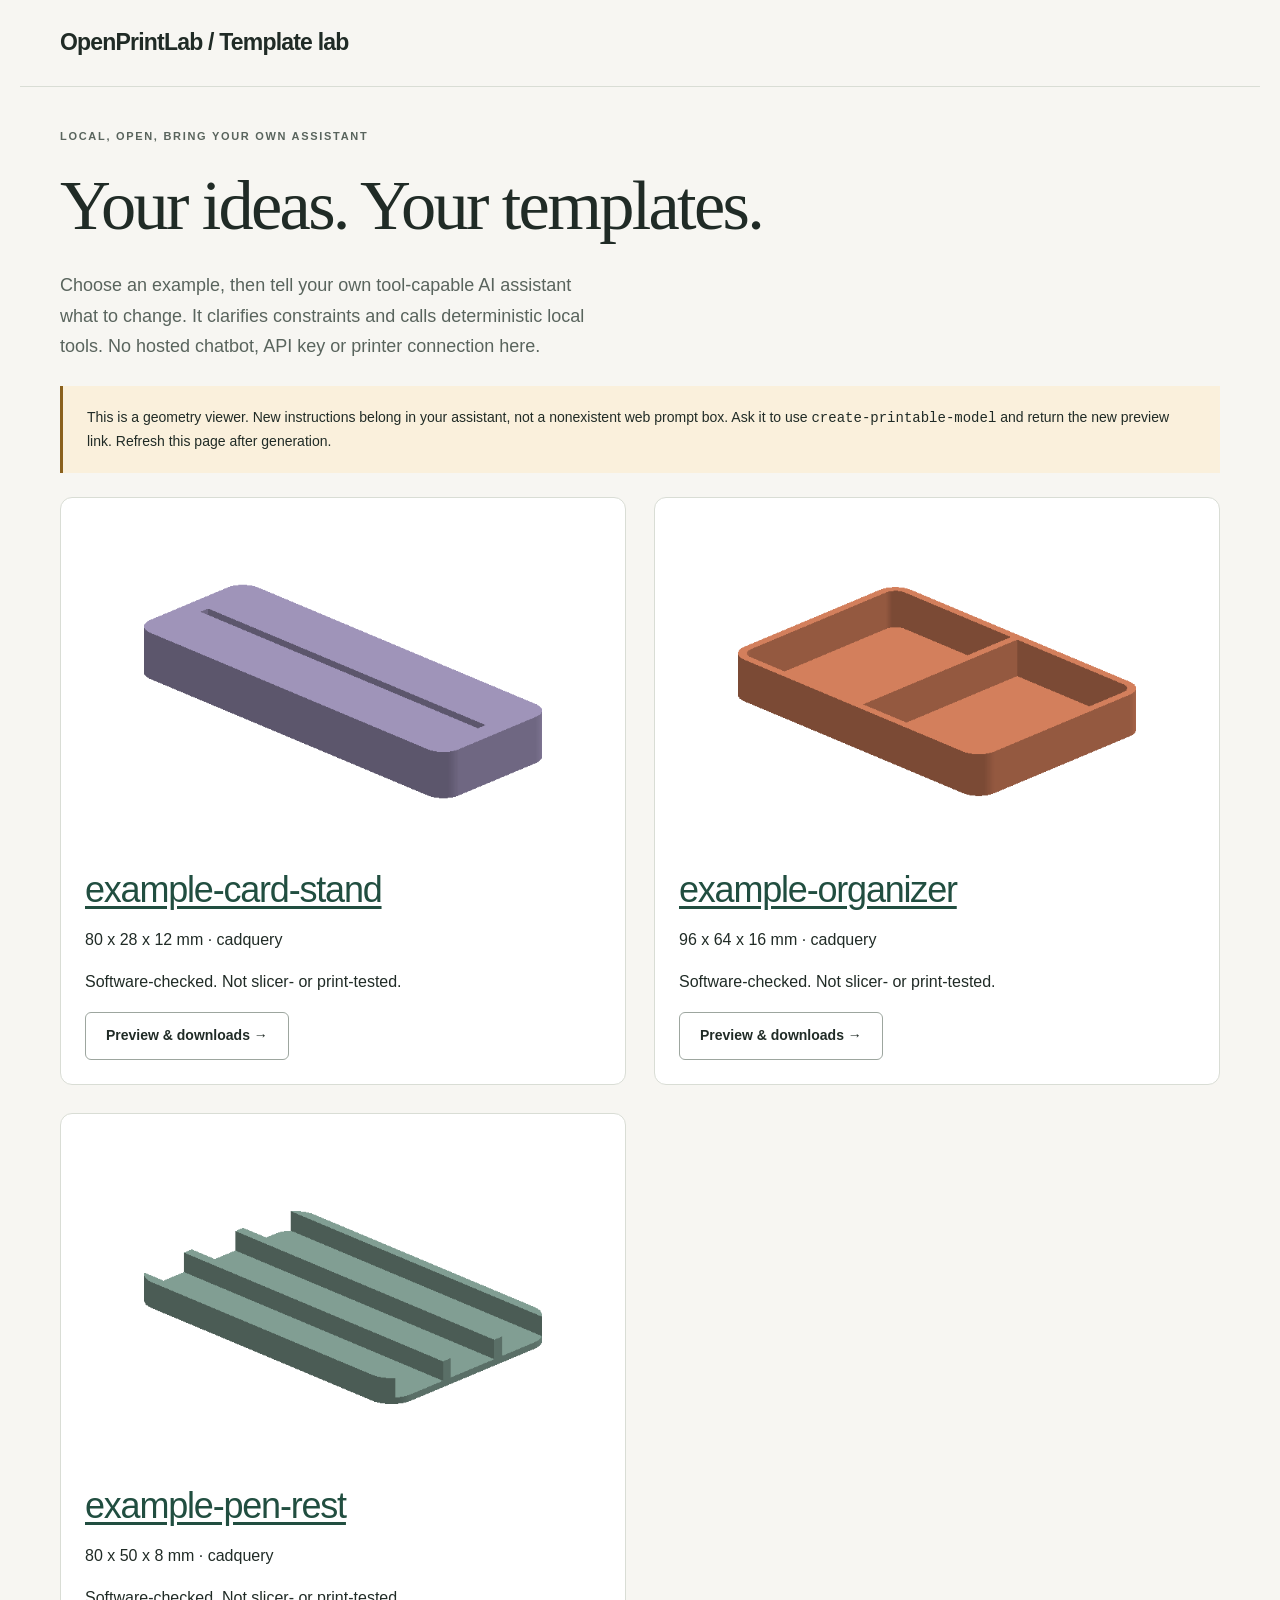
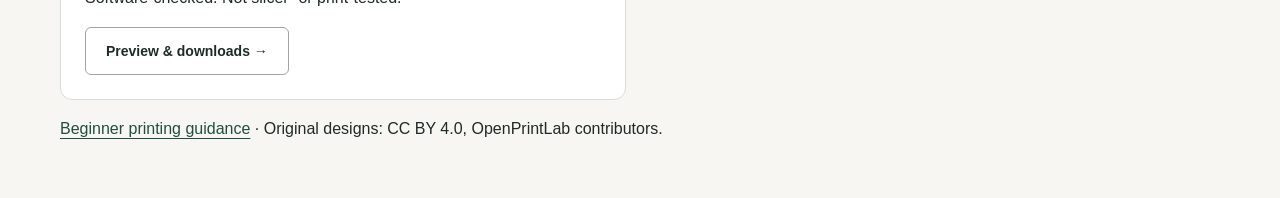
<file: examples/template-lab/index.html>
<!doctype html><html lang="en"><head><meta charset="utf-8">
    <meta name="viewport" content="width=device-width, initial-scale=1">
    <title>Template lab | OpenPrintLab local lab</title><style>:root {
  --paper: #f7f6f2;
  --surface: #ffffff;
  --ink: #202b26;
  --muted: #59645d;
  --accent: #214e40;
  --accent-hover: #15372c;
  --line: #d9ddd5;
  --soft: #eceee7;
  --warm: #eee8dd;
  --notice: #faf0dc;
  --radius: 12px;
}
* { box-sizing: border-box; }
[hidden] { display: none !important; }
html { scroll-behavior: smooth; scroll-padding-top: 24px; }
body { margin: 0; color: var(--ink); background: var(--paper); font: 16px/1.65 -apple-system, BlinkMacSystemFont, "Segoe UI", sans-serif; }
a { color: var(--accent); text-underline-offset: 4px; }
a:hover { text-decoration-thickness: 2px; }
button, input, select { font: inherit; }
button, select { cursor: pointer; }
:focus-visible { outline: 3px solid #a34a24; outline-offset: 4px; }
.wrap { max-width: 1240px; margin-inline: auto; padding-inline: 40px; }
.skip { position: absolute; top: -100px; left: 16px; padding: 12px 20px; background: var(--surface); z-index: 5; }
.skip:focus { top: 8px; }
.site-header { display: flex; align-items: center; justify-content: space-between; gap: 24px; min-height: 100px; border-bottom: 1px solid var(--line); }
.brand { display: inline-flex; gap: 10px; align-items: center; font-size: 23px; letter-spacing: -0.8px; font-weight: 750; color: var(--ink); text-decoration: none; white-space: nowrap; }
.brand span { color: var(--accent); margin-left: -10px; font-weight: 450; }
nav { display: flex; gap: 22px; align-items: center; }
nav a { display: inline-flex; align-items: center; min-height: 44px; text-decoration: none; color: var(--ink); font-size: 14px; font-weight: 600; }
nav a:hover { color: var(--accent); text-decoration: underline; }
nav .repo-link { border-left: 1px solid var(--line); padding-left: 24px; gap: 10px; }
.hero { display: grid; grid-template-columns: 1.05fr 1fr; gap: 56px; padding-top: 76px; padding-bottom: 76px; align-items: center; }
.eyebrow { font-size: 11px; font-weight: 750; letter-spacing: 1.7px; color: var(--muted); margin: 0 0 20px; }
.dot { display: inline-block; height: 7px; width: 7px; background: var(--accent); border-radius: 50%; margin-right: 7px; }
h1, h2, h3 { line-height: 1.15; font-weight: 500; margin: 0; letter-spacing: -0.8px; }
h1 { font-family: Georgia, "Times New Roman", serif; font-size: clamp(44px, 5.5vw, 76px); letter-spacing: -2.7px; }
h2 { font-size: clamp(28px, 3vw, 36px); letter-spacing: -1.2px; }
h3 { font-size: 24px; }
p { margin: 16px 0; }
.lede { color: var(--muted); font-size: 18px; line-height: 1.7; max-width: 55ch; margin-top: 24px; }
.actions { display: flex; gap: 20px; flex-wrap: wrap; align-items: center; margin-top: 30px; }
.button { display: inline-flex; align-items: center; justify-content: center; gap: 18px; min-height: 48px; padding: 11px 20px; border: 1px solid transparent; border-radius: 6px; font-size: 14px; font-weight: 650; text-decoration: none; transition: background 180ms; }
.button:hover { text-decoration: none; }
.primary { background: var(--accent); color: white; }
.primary:hover { background: var(--accent-hover); }
.secondary { background: transparent; color: var(--ink); border-color: #9da69f; }
.secondary:hover { background: var(--soft); }
.light { background: var(--paper); color: var(--accent); }
.light:hover { background: #e3e7dd; }
.text-link { font-size: 14px; font-weight: 600; display: inline-flex; align-items: center; min-height: 44px; }
.hero-footnote { font-size: 12px; color: var(--muted); margin-top: 24px; }
.hero-object { background-color: var(--warm); background-image: linear-gradient(#d8d1c250 1px, transparent 1px), linear-gradient(90deg, #d8d1c250 1px, transparent 1px); background-size: 28px 28px; border: 1px solid #dfdacd; border-radius: var(--radius); overflow: hidden; }
.object-topline { display: flex; justify-content: space-between; padding: 22px 24px 0; font: 10px/1.5 ui-monospace, monospace; letter-spacing: 1px; color: var(--muted); }
.hero-object img { width: 100%; height: auto; display: block; }
.object-caption { display: flex; justify-content: space-between; align-items: center; padding: 0 24px 24px; gap: 16px; }
.object-caption strong { font-weight: 600; }
.object-caption span { display: block; font-size: 12px; color: var(--muted); }
.object-caption .render-label { font: 9px/1.6 ui-monospace, monospace; text-align: right; letter-spacing: .6px; }
.status-band { border-block: 1px solid var(--line); background: var(--soft); }
.status-band .wrap { display: flex; align-items: center; gap: 28px; padding-block: 18px; }
.status-band strong { font-size: 13px; white-space: nowrap; }
.status-band p { margin: 0; color: #435248; font-size: 12px; }
.status-band a { white-space: nowrap; }
.catalog-section { padding-top: 68px; padding-bottom: 64px; }
.section-heading { display: flex; align-items: end; justify-content: space-between; gap: 24px; }
.section-heading p:last-child { color: var(--muted); font-size: 13px; }
.filters { display: flex; gap: 16px; align-items: end; margin-top: 32px; }
.search-field { flex: 1; }
label { display: block; font-size: 12px; font-weight: 600; margin-bottom: 6px; }
input, select { width: 100%; min-height: 48px; color: var(--ink); background: var(--surface); border: 1px solid #aab3ab; border-radius: 6px; padding: 10px 14px; }
select { min-width: 185px; }
.result-count { font-size: 12px; color: var(--muted); margin-block: 18px; }
.model-grid { display: grid; grid-template-columns: repeat(2, minmax(0, 1fr)); gap: 28px; }
.model-card { border: 1px solid var(--line); border-radius: var(--radius); overflow: hidden; background: var(--surface); }
.model-image { display: block; position: relative; background: var(--soft); color: var(--ink); text-decoration: none; }
.model-image img { display: block; width: 100%; height: auto; aspect-ratio: 700/400; object-fit: contain; }
.model-image .image-label { position: absolute; left: 20px; top: 18px; font: 10px/1.5 ui-monospace, monospace; letter-spacing: 1px; }
.model-body { padding: 24px; }
.model-heading { display: flex; justify-content: space-between; align-items: center; gap: 8px; }
.model-heading h3 a { color: var(--ink); text-decoration: none; display: inline-flex; align-items: center; min-height: 44px; }
.model-heading h3 a:hover { text-decoration: underline; }
.category-tag { font-size: 10px; text-transform: uppercase; letter-spacing: 1px; background: var(--paper); border: 1px solid var(--line); border-radius: 4px; padding: 4px 8px; }
.model-body p { color: var(--muted); font-size: 14px; margin-top: 8px; }
.model-meta { display: flex; gap: 12px; flex-wrap: wrap; color: var(--muted); font: 12px/1.5 ui-monospace, monospace; margin-block: 20px; }
.model-actions { display: flex; align-items: center; justify-content: space-between; gap: 12px; padding-top: 18px; border-top: 1px solid var(--line); }
.model-actions a { min-height: 44px; display: inline-flex; align-items: center; font-size: 13px; font-weight: 600; }
.model-actions .download { text-decoration: none; gap: 10px; }
.state { display: inline-block; font-size: 11px; color: var(--muted); border: 1px solid #adb4ab; padding: 5px 10px; border-radius: 4px; }
.state.yes { color: var(--accent); background: #e9f0e7; border-color: #b6c8b3; }
.paths { display: grid; grid-template-columns: 1fr 1fr; gap: 28px; padding-bottom: 72px; }
.path-card { background: #eeeae0; padding: 38px; border-radius: var(--radius); }
.path-card h2 { font-size: 30px; line-height: 1.25; }
.path-card p:not(.eyebrow) { font-size: 15px; color: var(--muted); margin-block: 20px 24px; }
.path-card.dark { background: var(--accent); color: var(--paper); }
.dark .eyebrow, .dark p:not(.eyebrow), .dark .small { color: #d8e4d9; }
.small { display: block; font-size: 11px; margin-top: 12px; }
.readiness { padding-bottom: 80px; }
.readiness-grid { display: grid; grid-template-columns: repeat(4, 1fr); gap: 28px; margin-top: 32px; }
.readiness-grid h3 { font-size: 18px; margin-top: 18px; letter-spacing: -.3px; }
.readiness-grid p { font-size: 13px; color: var(--muted); }
.site-footer { display: flex; justify-content: space-between; gap: 32px; border-top: 1px solid var(--line); padding-block: 36px 48px; }
.site-footer p { color: var(--muted); font-size: 12px; }
.site-footer > div:last-child > a { display: inline-flex; align-items: center; min-height: 44px; margin-right: 16px; font-size: 12px; }
.article { max-width: 860px; padding-block: 60px 80px; }
.article h1 { font-size: clamp(38px, 4.5vw, 60px); }
.article h2 { font-size: 27px; margin: 42px 0 16px; }
.article h3 { font-size: 20px; margin-top: 28px; }
.article p, .article li { max-width: 75ch; }
.notice { padding: 20px 24px; background: var(--notice); border-left: 3px solid #8a601c; font-size: 14px; margin-block: 24px; }
pre { background: #e9ede6; padding: 20px; border: 1px solid var(--line); border-radius: 6px; overflow-x: auto; white-space: pre-wrap; overflow-wrap: anywhere; font-size: 13px; }
code { font-family: ui-monospace, "Cascadia Code", monospace; overflow-wrap: anywhere; }
table { width: 100%; border-collapse: collapse; font-size: 14px; margin-block: 20px; }
th, td { padding: 12px 10px; text-align: left; vertical-align: top; border-bottom: 1px solid var(--line); overflow-wrap: anywhere; }
th { font-weight: 650; }
.breadcrumb { display: inline-flex; min-height: 44px; align-items: center; font-size: 13px; margin-bottom: 24px; }
.detail { padding-block: 40px 72px; }
.detail-hero { display: grid; grid-template-columns: 1.1fr 1fr; gap: 48px; align-items: start; }
.detail-image { background: var(--soft); border-radius: var(--radius); margin: 0; }
.detail-image img { width: 100%; height: auto; display: block; }
figcaption { font-size: 11px; color: var(--muted); padding: 0 24px 20px; }
.detail h1 { font-size: 48px; }
.detail .lede { font-size: 17px; }
.detail-links { display: flex; gap: 16px; flex-wrap: wrap; margin-top: 16px; }
.detail-links a { min-height: 44px; display: inline-flex; align-items: center; font-size: 13px; }
.detail-columns { display: grid; grid-template-columns: 1.1fr 1fr; gap: 48px; margin-top: 36px; }
.detail-columns h2 { font-size: 26px; margin-top: 32px; }
.detail-columns p { font-size: 15px; }
.checks-list { padding-left: 20px; font-size: 14px; line-height: 2; }
@media (max-width: 1000px) {
  .wrap { padding-inline: 28px; }
  .hero { gap: 32px; padding-block: 56px; }
  .hero h1 { font-size: 60px; }
  .status-band .wrap { align-items: start; gap: 14px; flex-direction: column; }
  .readiness-grid { grid-template-columns: 1fr 1fr; }
  .path-card { padding: 28px; }
}
@media (max-width: 760px) {
  .wrap { padding-inline: 20px; }
  .site-header { flex-direction: column; align-items: start; padding-top: 22px; padding-bottom: 12px; gap: 12px; }
  nav { width: 100%; gap: 20px; flex-wrap: wrap; }
  nav a { font-size: 12px; }
  nav .repo-link { padding-left: 0; border: 0; margin-left: auto; }
  .hero { grid-template-columns: 1fr; gap: 36px; padding-block: 44px; }
  .hero h1 { font-size: 60px; }
  .hero-object { max-width: 560px; width: 100%; }
  .hero-footnote { font-size: 11px; }
  .section-heading { display: block; }
  .section-heading > p { display: none; }
  .filters { flex-wrap: wrap; gap: 12px; }
  .search-field { flex-basis: 100%; }
  .filters > div:nth-child(2) { flex: 1; }
  select { min-width: 0; }
  .filters .button { padding-inline: 14px; }
  .model-grid, .paths, .detail-hero, .detail-columns { grid-template-columns: 1fr; }
  .model-grid { gap: 24px; }
  .model-body { padding: 20px; }
  .paths { gap: 20px; padding-bottom: 56px; }
  .catalog-section { padding-block: 48px; }
  .path-card { padding: 28px; }
  .readiness-grid { gap: 24px; }
  .site-footer { flex-direction: column; gap: 12px; }
  .detail h1 { font-size: 42px; }
  .detail-hero, .detail-columns { gap: 20px; }
  .article { padding-block: 40px; }
  .article h1 { letter-spacing: -1.5px; }
  th, td { padding: 10px 6px; font-size: 12px; }
}
@media (max-width: 400px) {
  .hero h1 { font-size: 54px; }
  .readiness-grid { grid-template-columns: 1fr; }
  nav { gap: 12px; }
}
@media (prefers-reduced-motion: reduce) {
  html { scroll-behavior: auto; }
  * { transition: none !important; }
}

    .lab-header{padding-block:24px;border-bottom:1px solid var(--line)}
    .lab-body{padding-block:40px} .lab-card img{width:100%;height:auto}
    .lab-card{padding:24px;background:var(--surface);border:1px solid var(--line);border-radius:12px}
    .lab-body h1,.lab-card h2{overflow-wrap:anywhere}
    </style></head><body><a class="skip" href="#main">Skip to content</a>
    <header class="wrap lab-header"><a class="brand" href="../">OpenPrintLab / Template lab</a></header>
    <main class="wrap lab-body" id="main"><p class="eyebrow">LOCAL, OPEN, BRING YOUR OWN ASSISTANT</p><h1>Your ideas. Your templates.</h1>
    <p class="lede">Choose an example, then tell your own tool-capable AI assistant what to change.
    It clarifies constraints and calls deterministic local tools. No hosted chatbot, API key or printer connection here.</p>
    <aside class="notice">This is a geometry viewer. New instructions belong in your assistant, not a nonexistent web prompt box.
    Ask it to use <code>create-printable-model</code> and return the new preview link. Refresh this page after generation.</aside>
    <div class="model-grid"><article class="lab-card"><a href="example-card-stand/"><img src="example-card-stand/preview.svg" width="700" height="460"
        alt="Generated geometry: example-card-stand"><h2>example-card-stand</h2></a><p>80 x 28 x 12 mm &middot; cadquery</p>
        <p>Software-checked. Not slicer- or print-tested.</p><a class="button secondary" href="example-card-stand/">Preview &amp; downloads &#8594;</a></article><article class="lab-card"><a href="example-organizer/"><img src="example-organizer/preview.svg" width="700" height="460"
        alt="Generated geometry: example-organizer"><h2>example-organizer</h2></a><p>96 x 64 x 16 mm &middot; cadquery</p>
        <p>Software-checked. Not slicer- or print-tested.</p><a class="button secondary" href="example-organizer/">Preview &amp; downloads &#8594;</a></article><article class="lab-card"><a href="example-pen-rest/"><img src="example-pen-rest/preview.svg" width="700" height="460"
        alt="Generated geometry: example-pen-rest"><h2>example-pen-rest</h2></a><p>80 x 50 x 8 mm &middot; cadquery</p>
        <p>Software-checked. Not slicer- or print-tested.</p><a class="button secondary" href="example-pen-rest/">Preview &amp; downloads &#8594;</a></article></div>
    <p><a href="https://prashanth261993.github.io/OpenPrintLab/beginner.html">Beginner printing guidance</a> &middot; Original designs: CC BY 4.0, OpenPrintLab contributors.</p></main></body></html>
</file>
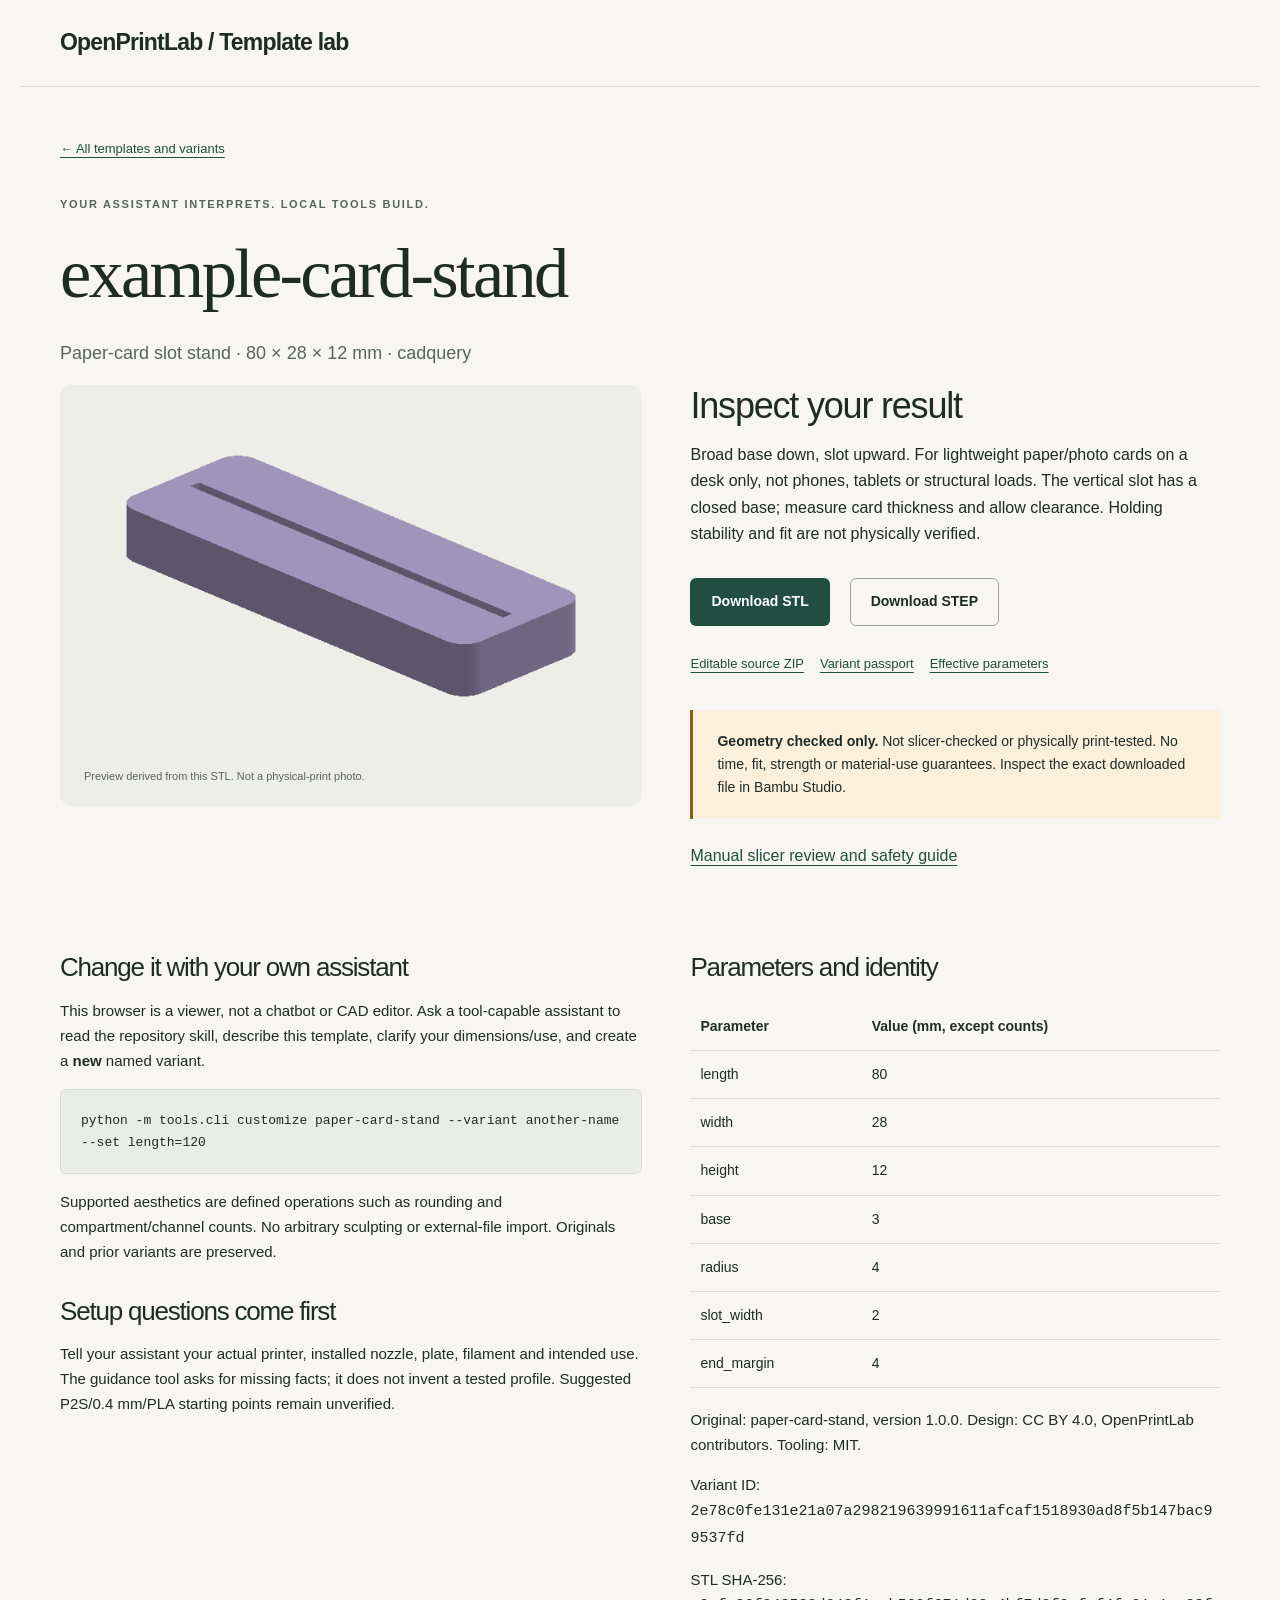
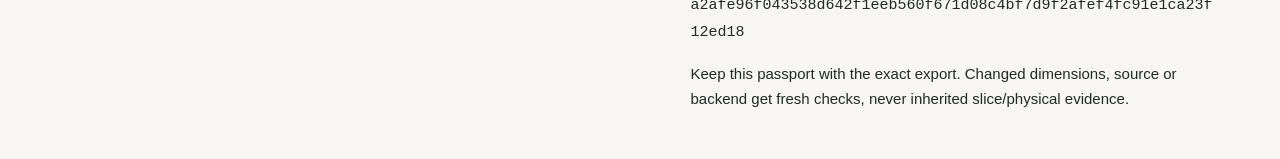
<file: examples/template-lab/example-card-stand/index.html>
<!doctype html><html lang="en"><head><meta charset="utf-8">
    <meta name="viewport" content="width=device-width, initial-scale=1">
    <title>example-card-stand | OpenPrintLab local lab</title><style>:root {
  --paper: #f7f6f2;
  --surface: #ffffff;
  --ink: #202b26;
  --muted: #59645d;
  --accent: #214e40;
  --accent-hover: #15372c;
  --line: #d9ddd5;
  --soft: #eceee7;
  --warm: #eee8dd;
  --notice: #faf0dc;
  --radius: 12px;
}
* { box-sizing: border-box; }
[hidden] { display: none !important; }
html { scroll-behavior: smooth; scroll-padding-top: 24px; }
body { margin: 0; color: var(--ink); background: var(--paper); font: 16px/1.65 -apple-system, BlinkMacSystemFont, "Segoe UI", sans-serif; }
a { color: var(--accent); text-underline-offset: 4px; }
a:hover { text-decoration-thickness: 2px; }
button, input, select { font: inherit; }
button, select { cursor: pointer; }
:focus-visible { outline: 3px solid #a34a24; outline-offset: 4px; }
.wrap { max-width: 1240px; margin-inline: auto; padding-inline: 40px; }
.skip { position: absolute; top: -100px; left: 16px; padding: 12px 20px; background: var(--surface); z-index: 5; }
.skip:focus { top: 8px; }
.site-header { display: flex; align-items: center; justify-content: space-between; gap: 24px; min-height: 100px; border-bottom: 1px solid var(--line); }
.brand { display: inline-flex; gap: 10px; align-items: center; font-size: 23px; letter-spacing: -0.8px; font-weight: 750; color: var(--ink); text-decoration: none; white-space: nowrap; }
.brand span { color: var(--accent); margin-left: -10px; font-weight: 450; }
nav { display: flex; gap: 22px; align-items: center; }
nav a { display: inline-flex; align-items: center; min-height: 44px; text-decoration: none; color: var(--ink); font-size: 14px; font-weight: 600; }
nav a:hover { color: var(--accent); text-decoration: underline; }
nav .repo-link { border-left: 1px solid var(--line); padding-left: 24px; gap: 10px; }
.hero { display: grid; grid-template-columns: 1.05fr 1fr; gap: 56px; padding-top: 76px; padding-bottom: 76px; align-items: center; }
.eyebrow { font-size: 11px; font-weight: 750; letter-spacing: 1.7px; color: var(--muted); margin: 0 0 20px; }
.dot { display: inline-block; height: 7px; width: 7px; background: var(--accent); border-radius: 50%; margin-right: 7px; }
h1, h2, h3 { line-height: 1.15; font-weight: 500; margin: 0; letter-spacing: -0.8px; }
h1 { font-family: Georgia, "Times New Roman", serif; font-size: clamp(44px, 5.5vw, 76px); letter-spacing: -2.7px; }
h2 { font-size: clamp(28px, 3vw, 36px); letter-spacing: -1.2px; }
h3 { font-size: 24px; }
p { margin: 16px 0; }
.lede { color: var(--muted); font-size: 18px; line-height: 1.7; max-width: 55ch; margin-top: 24px; }
.actions { display: flex; gap: 20px; flex-wrap: wrap; align-items: center; margin-top: 30px; }
.button { display: inline-flex; align-items: center; justify-content: center; gap: 18px; min-height: 48px; padding: 11px 20px; border: 1px solid transparent; border-radius: 6px; font-size: 14px; font-weight: 650; text-decoration: none; transition: background 180ms; }
.button:hover { text-decoration: none; }
.primary { background: var(--accent); color: white; }
.primary:hover { background: var(--accent-hover); }
.secondary { background: transparent; color: var(--ink); border-color: #9da69f; }
.secondary:hover { background: var(--soft); }
.light { background: var(--paper); color: var(--accent); }
.light:hover { background: #e3e7dd; }
.text-link { font-size: 14px; font-weight: 600; display: inline-flex; align-items: center; min-height: 44px; }
.hero-footnote { font-size: 12px; color: var(--muted); margin-top: 24px; }
.hero-object { background-color: var(--warm); background-image: linear-gradient(#d8d1c250 1px, transparent 1px), linear-gradient(90deg, #d8d1c250 1px, transparent 1px); background-size: 28px 28px; border: 1px solid #dfdacd; border-radius: var(--radius); overflow: hidden; }
.object-topline { display: flex; justify-content: space-between; padding: 22px 24px 0; font: 10px/1.5 ui-monospace, monospace; letter-spacing: 1px; color: var(--muted); }
.hero-object img { width: 100%; height: auto; display: block; }
.object-caption { display: flex; justify-content: space-between; align-items: center; padding: 0 24px 24px; gap: 16px; }
.object-caption strong { font-weight: 600; }
.object-caption span { display: block; font-size: 12px; color: var(--muted); }
.object-caption .render-label { font: 9px/1.6 ui-monospace, monospace; text-align: right; letter-spacing: .6px; }
.status-band { border-block: 1px solid var(--line); background: var(--soft); }
.status-band .wrap { display: flex; align-items: center; gap: 28px; padding-block: 18px; }
.status-band strong { font-size: 13px; white-space: nowrap; }
.status-band p { margin: 0; color: #435248; font-size: 12px; }
.status-band a { white-space: nowrap; }
.catalog-section { padding-top: 68px; padding-bottom: 64px; }
.section-heading { display: flex; align-items: end; justify-content: space-between; gap: 24px; }
.section-heading p:last-child { color: var(--muted); font-size: 13px; }
.filters { display: flex; gap: 16px; align-items: end; margin-top: 32px; }
.search-field { flex: 1; }
label { display: block; font-size: 12px; font-weight: 600; margin-bottom: 6px; }
input, select { width: 100%; min-height: 48px; color: var(--ink); background: var(--surface); border: 1px solid #aab3ab; border-radius: 6px; padding: 10px 14px; }
select { min-width: 185px; }
.result-count { font-size: 12px; color: var(--muted); margin-block: 18px; }
.model-grid { display: grid; grid-template-columns: repeat(2, minmax(0, 1fr)); gap: 28px; }
.model-card { border: 1px solid var(--line); border-radius: var(--radius); overflow: hidden; background: var(--surface); }
.model-image { display: block; position: relative; background: var(--soft); color: var(--ink); text-decoration: none; }
.model-image img { display: block; width: 100%; height: auto; aspect-ratio: 700/400; object-fit: contain; }
.model-image .image-label { position: absolute; left: 20px; top: 18px; font: 10px/1.5 ui-monospace, monospace; letter-spacing: 1px; }
.model-body { padding: 24px; }
.model-heading { display: flex; justify-content: space-between; align-items: center; gap: 8px; }
.model-heading h3 a { color: var(--ink); text-decoration: none; display: inline-flex; align-items: center; min-height: 44px; }
.model-heading h3 a:hover { text-decoration: underline; }
.category-tag { font-size: 10px; text-transform: uppercase; letter-spacing: 1px; background: var(--paper); border: 1px solid var(--line); border-radius: 4px; padding: 4px 8px; }
.model-body p { color: var(--muted); font-size: 14px; margin-top: 8px; }
.model-meta { display: flex; gap: 12px; flex-wrap: wrap; color: var(--muted); font: 12px/1.5 ui-monospace, monospace; margin-block: 20px; }
.model-actions { display: flex; align-items: center; justify-content: space-between; gap: 12px; padding-top: 18px; border-top: 1px solid var(--line); }
.model-actions a { min-height: 44px; display: inline-flex; align-items: center; font-size: 13px; font-weight: 600; }
.model-actions .download { text-decoration: none; gap: 10px; }
.state { display: inline-block; font-size: 11px; color: var(--muted); border: 1px solid #adb4ab; padding: 5px 10px; border-radius: 4px; }
.state.yes { color: var(--accent); background: #e9f0e7; border-color: #b6c8b3; }
.paths { display: grid; grid-template-columns: 1fr 1fr; gap: 28px; padding-bottom: 72px; }
.path-card { background: #eeeae0; padding: 38px; border-radius: var(--radius); }
.path-card h2 { font-size: 30px; line-height: 1.25; }
.path-card p:not(.eyebrow) { font-size: 15px; color: var(--muted); margin-block: 20px 24px; }
.path-card.dark { background: var(--accent); color: var(--paper); }
.dark .eyebrow, .dark p:not(.eyebrow), .dark .small { color: #d8e4d9; }
.small { display: block; font-size: 11px; margin-top: 12px; }
.readiness { padding-bottom: 80px; }
.readiness-grid { display: grid; grid-template-columns: repeat(4, 1fr); gap: 28px; margin-top: 32px; }
.readiness-grid h3 { font-size: 18px; margin-top: 18px; letter-spacing: -.3px; }
.readiness-grid p { font-size: 13px; color: var(--muted); }
.site-footer { display: flex; justify-content: space-between; gap: 32px; border-top: 1px solid var(--line); padding-block: 36px 48px; }
.site-footer p { color: var(--muted); font-size: 12px; }
.site-footer > div:last-child > a { display: inline-flex; align-items: center; min-height: 44px; margin-right: 16px; font-size: 12px; }
.article { max-width: 860px; padding-block: 60px 80px; }
.article h1 { font-size: clamp(38px, 4.5vw, 60px); }
.article h2 { font-size: 27px; margin: 42px 0 16px; }
.article h3 { font-size: 20px; margin-top: 28px; }
.article p, .article li { max-width: 75ch; }
.notice { padding: 20px 24px; background: var(--notice); border-left: 3px solid #8a601c; font-size: 14px; margin-block: 24px; }
pre { background: #e9ede6; padding: 20px; border: 1px solid var(--line); border-radius: 6px; overflow-x: auto; white-space: pre-wrap; overflow-wrap: anywhere; font-size: 13px; }
code { font-family: ui-monospace, "Cascadia Code", monospace; overflow-wrap: anywhere; }
table { width: 100%; border-collapse: collapse; font-size: 14px; margin-block: 20px; }
th, td { padding: 12px 10px; text-align: left; vertical-align: top; border-bottom: 1px solid var(--line); overflow-wrap: anywhere; }
th { font-weight: 650; }
.breadcrumb { display: inline-flex; min-height: 44px; align-items: center; font-size: 13px; margin-bottom: 24px; }
.detail { padding-block: 40px 72px; }
.detail-hero { display: grid; grid-template-columns: 1.1fr 1fr; gap: 48px; align-items: start; }
.detail-image { background: var(--soft); border-radius: var(--radius); margin: 0; }
.detail-image img { width: 100%; height: auto; display: block; }
figcaption { font-size: 11px; color: var(--muted); padding: 0 24px 20px; }
.detail h1 { font-size: 48px; }
.detail .lede { font-size: 17px; }
.detail-links { display: flex; gap: 16px; flex-wrap: wrap; margin-top: 16px; }
.detail-links a { min-height: 44px; display: inline-flex; align-items: center; font-size: 13px; }
.detail-columns { display: grid; grid-template-columns: 1.1fr 1fr; gap: 48px; margin-top: 36px; }
.detail-columns h2 { font-size: 26px; margin-top: 32px; }
.detail-columns p { font-size: 15px; }
.checks-list { padding-left: 20px; font-size: 14px; line-height: 2; }
@media (max-width: 1000px) {
  .wrap { padding-inline: 28px; }
  .hero { gap: 32px; padding-block: 56px; }
  .hero h1 { font-size: 60px; }
  .status-band .wrap { align-items: start; gap: 14px; flex-direction: column; }
  .readiness-grid { grid-template-columns: 1fr 1fr; }
  .path-card { padding: 28px; }
}
@media (max-width: 760px) {
  .wrap { padding-inline: 20px; }
  .site-header { flex-direction: column; align-items: start; padding-top: 22px; padding-bottom: 12px; gap: 12px; }
  nav { width: 100%; gap: 20px; flex-wrap: wrap; }
  nav a { font-size: 12px; }
  nav .repo-link { padding-left: 0; border: 0; margin-left: auto; }
  .hero { grid-template-columns: 1fr; gap: 36px; padding-block: 44px; }
  .hero h1 { font-size: 60px; }
  .hero-object { max-width: 560px; width: 100%; }
  .hero-footnote { font-size: 11px; }
  .section-heading { display: block; }
  .section-heading > p { display: none; }
  .filters { flex-wrap: wrap; gap: 12px; }
  .search-field { flex-basis: 100%; }
  .filters > div:nth-child(2) { flex: 1; }
  select { min-width: 0; }
  .filters .button { padding-inline: 14px; }
  .model-grid, .paths, .detail-hero, .detail-columns { grid-template-columns: 1fr; }
  .model-grid { gap: 24px; }
  .model-body { padding: 20px; }
  .paths { gap: 20px; padding-bottom: 56px; }
  .catalog-section { padding-block: 48px; }
  .path-card { padding: 28px; }
  .readiness-grid { gap: 24px; }
  .site-footer { flex-direction: column; gap: 12px; }
  .detail h1 { font-size: 42px; }
  .detail-hero, .detail-columns { gap: 20px; }
  .article { padding-block: 40px; }
  .article h1 { letter-spacing: -1.5px; }
  th, td { padding: 10px 6px; font-size: 12px; }
}
@media (max-width: 400px) {
  .hero h1 { font-size: 54px; }
  .readiness-grid { grid-template-columns: 1fr; }
  nav { gap: 12px; }
}
@media (prefers-reduced-motion: reduce) {
  html { scroll-behavior: auto; }
  * { transition: none !important; }
}

    .lab-header{padding-block:24px;border-bottom:1px solid var(--line)}
    .lab-body{padding-block:40px} .lab-card img{width:100%;height:auto}
    .lab-card{padding:24px;background:var(--surface);border:1px solid var(--line);border-radius:12px}
    .lab-body h1,.lab-card h2{overflow-wrap:anywhere}
    </style></head><body><a class="skip" href="#main">Skip to content</a>
    <header class="wrap lab-header"><a class="brand" href="../">OpenPrintLab / Template lab</a></header>
    <main class="wrap lab-body" id="main">
    <a class="breadcrumb" href="../">&#8592; All templates and variants</a>
    <p class="eyebrow">YOUR ASSISTANT INTERPRETS. LOCAL TOOLS BUILD.</p><h1>example-card-stand</h1>
    <p class="lede">Paper-card slot stand &middot; 80 &times; 28 &times; 12 mm &middot; cadquery</p>
    <div class="detail-hero"><figure class="detail-image"><img src="preview.svg" width="700" height="460"
    alt="Actual exported geometry for example-card-stand"><figcaption>Preview derived from this STL. Not a physical-print photo.</figcaption></figure>
    <section><h2>Inspect your result</h2><p>Broad base down, slot upward. For lightweight paper/photo cards on a desk only, not phones, tablets or structural loads. The vertical slot has a closed base; measure card thickness and allow clearance. Holding stability and fit are not physically verified.</p>
    <div class="actions"><a class="button primary" href="example-card-stand.stl" download>Download STL</a><a class="button secondary" href="example-card-stand.step" download>Download STEP</a></div>
    <div class="detail-links"><a href="source.zip" download>Editable source ZIP</a><a href="report.json">Variant passport</a><a href="parameters.json">Effective parameters</a></div>
    <aside class="notice"><strong>Geometry checked only.</strong> Not slicer-checked or physically print-tested.
    No time, fit, strength or material-use guarantees. Inspect the exact downloaded file in Bambu Studio.</aside>
    <p><a href="https://prashanth261993.github.io/OpenPrintLab/beginner.html">Manual slicer review and safety guide</a></p></section></div>
    <div class="detail-columns"><section><h2>Change it with your own assistant</h2>
    <p>This browser is a viewer, not a chatbot or CAD editor. Ask a tool-capable assistant to read the repository skill,
    describe this template, clarify your dimensions/use, and create a <strong>new</strong> named variant.</p>
    <pre><code>python -m tools.cli customize paper-card-stand --variant another-name --set length=120</code></pre>
    <p>Supported aesthetics are defined operations such as rounding and compartment/channel counts.
    No arbitrary sculpting or external-file import. Originals and prior variants are preserved.</p>
    <h2>Setup questions come first</h2><p>Tell your assistant your actual printer, installed nozzle, plate,
    filament and intended use. The guidance tool asks for missing facts; it does not invent a tested profile.
    Suggested P2S/0.4 mm/PLA starting points remain unverified.</p></section>
    <section><h2>Parameters and identity</h2><table><thead><tr><th>Parameter</th><th>Value (mm, except counts)</th></tr></thead><tbody><tr><td>length</td><td>80</td></tr><tr><td>width</td><td>28</td></tr><tr><td>height</td><td>12</td></tr><tr><td>base</td><td>3</td></tr><tr><td>radius</td><td>4</td></tr><tr><td>slot_width</td><td>2</td></tr><tr><td>end_margin</td><td>4</td></tr></tbody></table>
    <p>Original: paper-card-stand, version 1.0.0.
    Design: CC BY 4.0, OpenPrintLab contributors. Tooling: MIT.</p>
    <p class="small">Variant ID: <code>2e78c0fe131e21a07a298219639991611afcaf1518930ad8f5b147bac99537fd</code></p>
    <p class="small">STL SHA-256: <code>a2afe96f043538d642f1eeb560f671d08c4bf7d9f2afef4fc91e1ca23f12ed18</code></p>
    <p>Keep this passport with the exact export. Changed dimensions, source or backend get fresh checks,
    never inherited slice/physical evidence.</p></section></div></main></body></html>
</file>
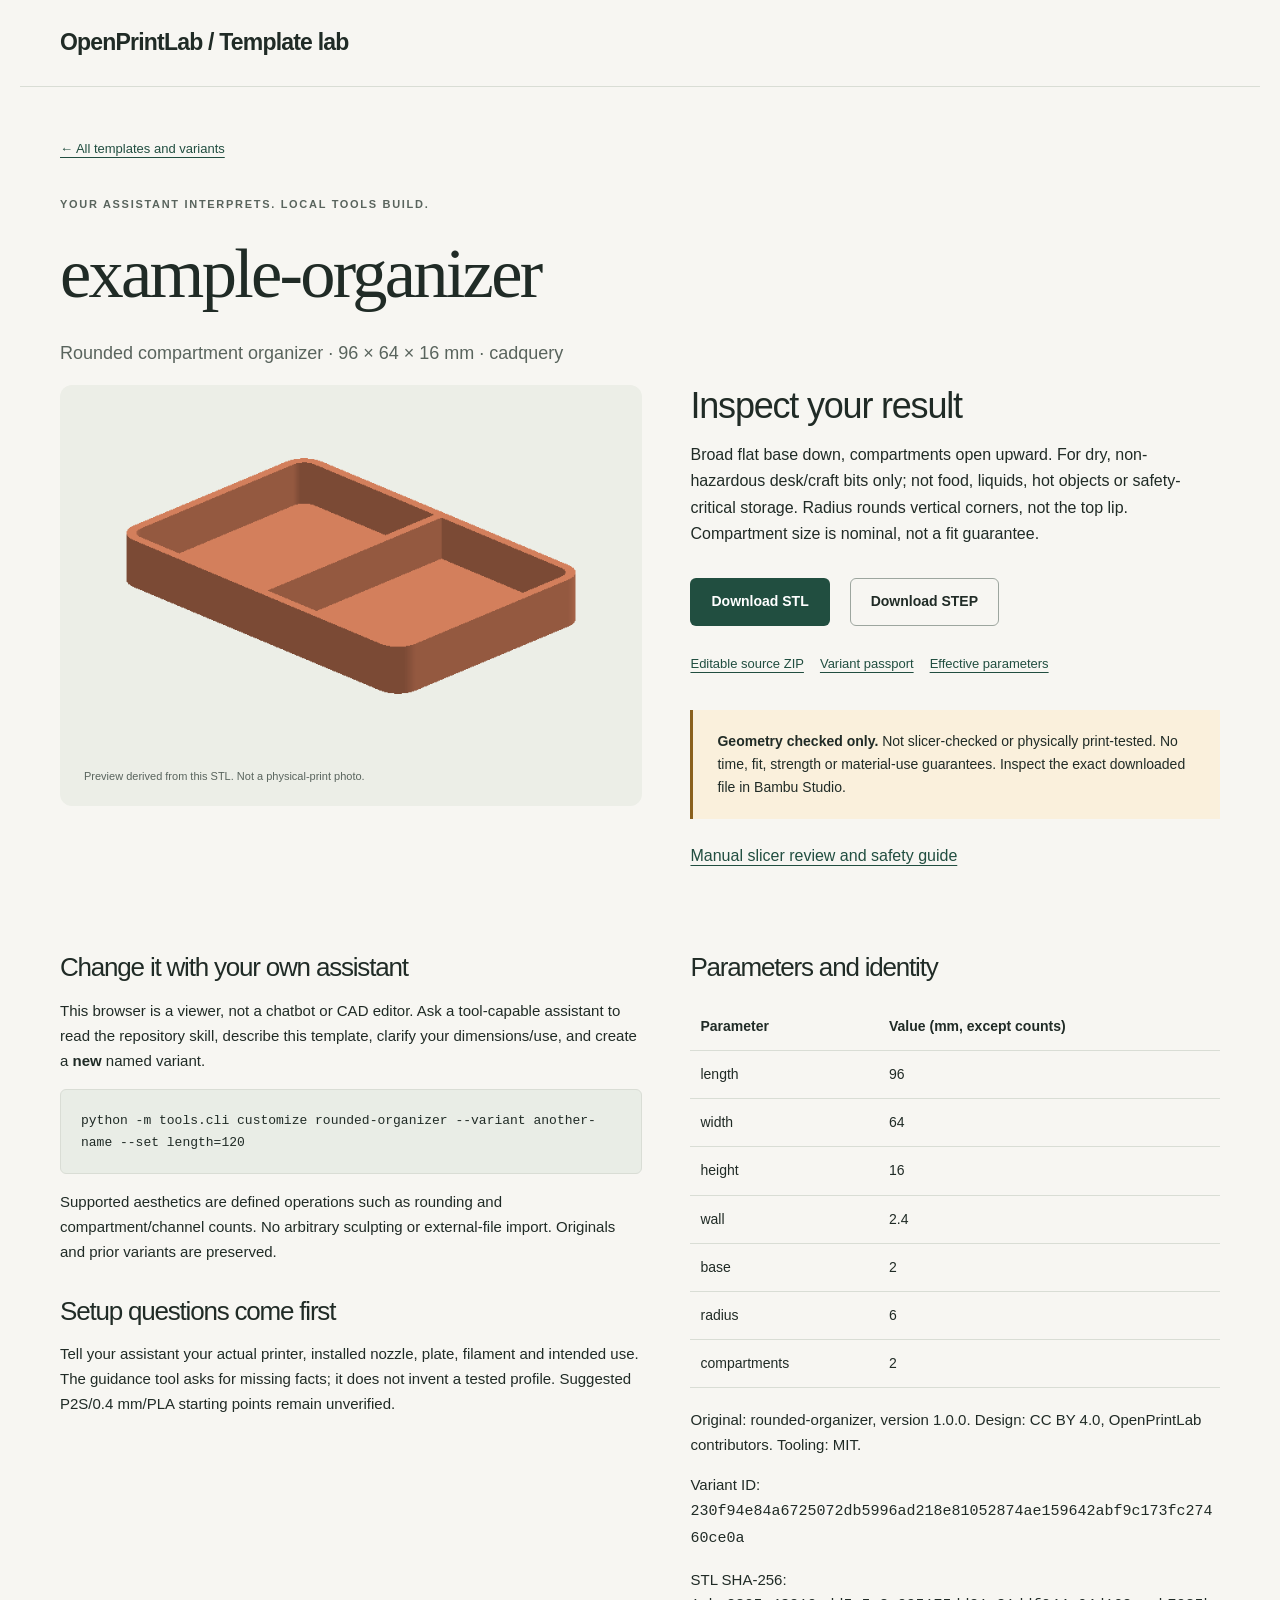
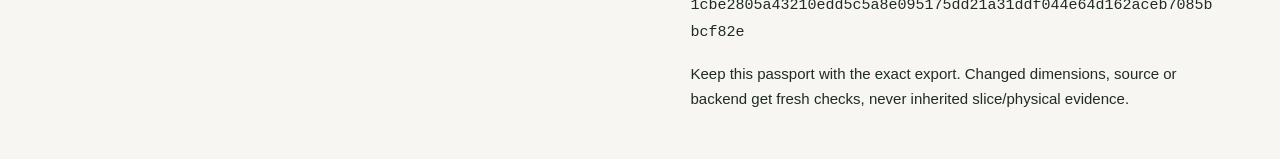
<file: examples/template-lab/example-organizer/index.html>
<!doctype html><html lang="en"><head><meta charset="utf-8">
    <meta name="viewport" content="width=device-width, initial-scale=1">
    <title>example-organizer | OpenPrintLab local lab</title><style>:root {
  --paper: #f7f6f2;
  --surface: #ffffff;
  --ink: #202b26;
  --muted: #59645d;
  --accent: #214e40;
  --accent-hover: #15372c;
  --line: #d9ddd5;
  --soft: #eceee7;
  --warm: #eee8dd;
  --notice: #faf0dc;
  --radius: 12px;
}
* { box-sizing: border-box; }
[hidden] { display: none !important; }
html { scroll-behavior: smooth; scroll-padding-top: 24px; }
body { margin: 0; color: var(--ink); background: var(--paper); font: 16px/1.65 -apple-system, BlinkMacSystemFont, "Segoe UI", sans-serif; }
a { color: var(--accent); text-underline-offset: 4px; }
a:hover { text-decoration-thickness: 2px; }
button, input, select { font: inherit; }
button, select { cursor: pointer; }
:focus-visible { outline: 3px solid #a34a24; outline-offset: 4px; }
.wrap { max-width: 1240px; margin-inline: auto; padding-inline: 40px; }
.skip { position: absolute; top: -100px; left: 16px; padding: 12px 20px; background: var(--surface); z-index: 5; }
.skip:focus { top: 8px; }
.site-header { display: flex; align-items: center; justify-content: space-between; gap: 24px; min-height: 100px; border-bottom: 1px solid var(--line); }
.brand { display: inline-flex; gap: 10px; align-items: center; font-size: 23px; letter-spacing: -0.8px; font-weight: 750; color: var(--ink); text-decoration: none; white-space: nowrap; }
.brand span { color: var(--accent); margin-left: -10px; font-weight: 450; }
nav { display: flex; gap: 22px; align-items: center; }
nav a { display: inline-flex; align-items: center; min-height: 44px; text-decoration: none; color: var(--ink); font-size: 14px; font-weight: 600; }
nav a:hover { color: var(--accent); text-decoration: underline; }
nav .repo-link { border-left: 1px solid var(--line); padding-left: 24px; gap: 10px; }
.hero { display: grid; grid-template-columns: 1.05fr 1fr; gap: 56px; padding-top: 76px; padding-bottom: 76px; align-items: center; }
.eyebrow { font-size: 11px; font-weight: 750; letter-spacing: 1.7px; color: var(--muted); margin: 0 0 20px; }
.dot { display: inline-block; height: 7px; width: 7px; background: var(--accent); border-radius: 50%; margin-right: 7px; }
h1, h2, h3 { line-height: 1.15; font-weight: 500; margin: 0; letter-spacing: -0.8px; }
h1 { font-family: Georgia, "Times New Roman", serif; font-size: clamp(44px, 5.5vw, 76px); letter-spacing: -2.7px; }
h2 { font-size: clamp(28px, 3vw, 36px); letter-spacing: -1.2px; }
h3 { font-size: 24px; }
p { margin: 16px 0; }
.lede { color: var(--muted); font-size: 18px; line-height: 1.7; max-width: 55ch; margin-top: 24px; }
.actions { display: flex; gap: 20px; flex-wrap: wrap; align-items: center; margin-top: 30px; }
.button { display: inline-flex; align-items: center; justify-content: center; gap: 18px; min-height: 48px; padding: 11px 20px; border: 1px solid transparent; border-radius: 6px; font-size: 14px; font-weight: 650; text-decoration: none; transition: background 180ms; }
.button:hover { text-decoration: none; }
.primary { background: var(--accent); color: white; }
.primary:hover { background: var(--accent-hover); }
.secondary { background: transparent; color: var(--ink); border-color: #9da69f; }
.secondary:hover { background: var(--soft); }
.light { background: var(--paper); color: var(--accent); }
.light:hover { background: #e3e7dd; }
.text-link { font-size: 14px; font-weight: 600; display: inline-flex; align-items: center; min-height: 44px; }
.hero-footnote { font-size: 12px; color: var(--muted); margin-top: 24px; }
.hero-object { background-color: var(--warm); background-image: linear-gradient(#d8d1c250 1px, transparent 1px), linear-gradient(90deg, #d8d1c250 1px, transparent 1px); background-size: 28px 28px; border: 1px solid #dfdacd; border-radius: var(--radius); overflow: hidden; }
.object-topline { display: flex; justify-content: space-between; padding: 22px 24px 0; font: 10px/1.5 ui-monospace, monospace; letter-spacing: 1px; color: var(--muted); }
.hero-object img { width: 100%; height: auto; display: block; }
.object-caption { display: flex; justify-content: space-between; align-items: center; padding: 0 24px 24px; gap: 16px; }
.object-caption strong { font-weight: 600; }
.object-caption span { display: block; font-size: 12px; color: var(--muted); }
.object-caption .render-label { font: 9px/1.6 ui-monospace, monospace; text-align: right; letter-spacing: .6px; }
.status-band { border-block: 1px solid var(--line); background: var(--soft); }
.status-band .wrap { display: flex; align-items: center; gap: 28px; padding-block: 18px; }
.status-band strong { font-size: 13px; white-space: nowrap; }
.status-band p { margin: 0; color: #435248; font-size: 12px; }
.status-band a { white-space: nowrap; }
.catalog-section { padding-top: 68px; padding-bottom: 64px; }
.section-heading { display: flex; align-items: end; justify-content: space-between; gap: 24px; }
.section-heading p:last-child { color: var(--muted); font-size: 13px; }
.filters { display: flex; gap: 16px; align-items: end; margin-top: 32px; }
.search-field { flex: 1; }
label { display: block; font-size: 12px; font-weight: 600; margin-bottom: 6px; }
input, select { width: 100%; min-height: 48px; color: var(--ink); background: var(--surface); border: 1px solid #aab3ab; border-radius: 6px; padding: 10px 14px; }
select { min-width: 185px; }
.result-count { font-size: 12px; color: var(--muted); margin-block: 18px; }
.model-grid { display: grid; grid-template-columns: repeat(2, minmax(0, 1fr)); gap: 28px; }
.model-card { border: 1px solid var(--line); border-radius: var(--radius); overflow: hidden; background: var(--surface); }
.model-image { display: block; position: relative; background: var(--soft); color: var(--ink); text-decoration: none; }
.model-image img { display: block; width: 100%; height: auto; aspect-ratio: 700/400; object-fit: contain; }
.model-image .image-label { position: absolute; left: 20px; top: 18px; font: 10px/1.5 ui-monospace, monospace; letter-spacing: 1px; }
.model-body { padding: 24px; }
.model-heading { display: flex; justify-content: space-between; align-items: center; gap: 8px; }
.model-heading h3 a { color: var(--ink); text-decoration: none; display: inline-flex; align-items: center; min-height: 44px; }
.model-heading h3 a:hover { text-decoration: underline; }
.category-tag { font-size: 10px; text-transform: uppercase; letter-spacing: 1px; background: var(--paper); border: 1px solid var(--line); border-radius: 4px; padding: 4px 8px; }
.model-body p { color: var(--muted); font-size: 14px; margin-top: 8px; }
.model-meta { display: flex; gap: 12px; flex-wrap: wrap; color: var(--muted); font: 12px/1.5 ui-monospace, monospace; margin-block: 20px; }
.model-actions { display: flex; align-items: center; justify-content: space-between; gap: 12px; padding-top: 18px; border-top: 1px solid var(--line); }
.model-actions a { min-height: 44px; display: inline-flex; align-items: center; font-size: 13px; font-weight: 600; }
.model-actions .download { text-decoration: none; gap: 10px; }
.state { display: inline-block; font-size: 11px; color: var(--muted); border: 1px solid #adb4ab; padding: 5px 10px; border-radius: 4px; }
.state.yes { color: var(--accent); background: #e9f0e7; border-color: #b6c8b3; }
.paths { display: grid; grid-template-columns: 1fr 1fr; gap: 28px; padding-bottom: 72px; }
.path-card { background: #eeeae0; padding: 38px; border-radius: var(--radius); }
.path-card h2 { font-size: 30px; line-height: 1.25; }
.path-card p:not(.eyebrow) { font-size: 15px; color: var(--muted); margin-block: 20px 24px; }
.path-card.dark { background: var(--accent); color: var(--paper); }
.dark .eyebrow, .dark p:not(.eyebrow), .dark .small { color: #d8e4d9; }
.small { display: block; font-size: 11px; margin-top: 12px; }
.readiness { padding-bottom: 80px; }
.readiness-grid { display: grid; grid-template-columns: repeat(4, 1fr); gap: 28px; margin-top: 32px; }
.readiness-grid h3 { font-size: 18px; margin-top: 18px; letter-spacing: -.3px; }
.readiness-grid p { font-size: 13px; color: var(--muted); }
.site-footer { display: flex; justify-content: space-between; gap: 32px; border-top: 1px solid var(--line); padding-block: 36px 48px; }
.site-footer p { color: var(--muted); font-size: 12px; }
.site-footer > div:last-child > a { display: inline-flex; align-items: center; min-height: 44px; margin-right: 16px; font-size: 12px; }
.article { max-width: 860px; padding-block: 60px 80px; }
.article h1 { font-size: clamp(38px, 4.5vw, 60px); }
.article h2 { font-size: 27px; margin: 42px 0 16px; }
.article h3 { font-size: 20px; margin-top: 28px; }
.article p, .article li { max-width: 75ch; }
.notice { padding: 20px 24px; background: var(--notice); border-left: 3px solid #8a601c; font-size: 14px; margin-block: 24px; }
pre { background: #e9ede6; padding: 20px; border: 1px solid var(--line); border-radius: 6px; overflow-x: auto; white-space: pre-wrap; overflow-wrap: anywhere; font-size: 13px; }
code { font-family: ui-monospace, "Cascadia Code", monospace; overflow-wrap: anywhere; }
table { width: 100%; border-collapse: collapse; font-size: 14px; margin-block: 20px; }
th, td { padding: 12px 10px; text-align: left; vertical-align: top; border-bottom: 1px solid var(--line); overflow-wrap: anywhere; }
th { font-weight: 650; }
.breadcrumb { display: inline-flex; min-height: 44px; align-items: center; font-size: 13px; margin-bottom: 24px; }
.detail { padding-block: 40px 72px; }
.detail-hero { display: grid; grid-template-columns: 1.1fr 1fr; gap: 48px; align-items: start; }
.detail-image { background: var(--soft); border-radius: var(--radius); margin: 0; }
.detail-image img { width: 100%; height: auto; display: block; }
figcaption { font-size: 11px; color: var(--muted); padding: 0 24px 20px; }
.detail h1 { font-size: 48px; }
.detail .lede { font-size: 17px; }
.detail-links { display: flex; gap: 16px; flex-wrap: wrap; margin-top: 16px; }
.detail-links a { min-height: 44px; display: inline-flex; align-items: center; font-size: 13px; }
.detail-columns { display: grid; grid-template-columns: 1.1fr 1fr; gap: 48px; margin-top: 36px; }
.detail-columns h2 { font-size: 26px; margin-top: 32px; }
.detail-columns p { font-size: 15px; }
.checks-list { padding-left: 20px; font-size: 14px; line-height: 2; }
@media (max-width: 1000px) {
  .wrap { padding-inline: 28px; }
  .hero { gap: 32px; padding-block: 56px; }
  .hero h1 { font-size: 60px; }
  .status-band .wrap { align-items: start; gap: 14px; flex-direction: column; }
  .readiness-grid { grid-template-columns: 1fr 1fr; }
  .path-card { padding: 28px; }
}
@media (max-width: 760px) {
  .wrap { padding-inline: 20px; }
  .site-header { flex-direction: column; align-items: start; padding-top: 22px; padding-bottom: 12px; gap: 12px; }
  nav { width: 100%; gap: 20px; flex-wrap: wrap; }
  nav a { font-size: 12px; }
  nav .repo-link { padding-left: 0; border: 0; margin-left: auto; }
  .hero { grid-template-columns: 1fr; gap: 36px; padding-block: 44px; }
  .hero h1 { font-size: 60px; }
  .hero-object { max-width: 560px; width: 100%; }
  .hero-footnote { font-size: 11px; }
  .section-heading { display: block; }
  .section-heading > p { display: none; }
  .filters { flex-wrap: wrap; gap: 12px; }
  .search-field { flex-basis: 100%; }
  .filters > div:nth-child(2) { flex: 1; }
  select { min-width: 0; }
  .filters .button { padding-inline: 14px; }
  .model-grid, .paths, .detail-hero, .detail-columns { grid-template-columns: 1fr; }
  .model-grid { gap: 24px; }
  .model-body { padding: 20px; }
  .paths { gap: 20px; padding-bottom: 56px; }
  .catalog-section { padding-block: 48px; }
  .path-card { padding: 28px; }
  .readiness-grid { gap: 24px; }
  .site-footer { flex-direction: column; gap: 12px; }
  .detail h1 { font-size: 42px; }
  .detail-hero, .detail-columns { gap: 20px; }
  .article { padding-block: 40px; }
  .article h1 { letter-spacing: -1.5px; }
  th, td { padding: 10px 6px; font-size: 12px; }
}
@media (max-width: 400px) {
  .hero h1 { font-size: 54px; }
  .readiness-grid { grid-template-columns: 1fr; }
  nav { gap: 12px; }
}
@media (prefers-reduced-motion: reduce) {
  html { scroll-behavior: auto; }
  * { transition: none !important; }
}

    .lab-header{padding-block:24px;border-bottom:1px solid var(--line)}
    .lab-body{padding-block:40px} .lab-card img{width:100%;height:auto}
    .lab-card{padding:24px;background:var(--surface);border:1px solid var(--line);border-radius:12px}
    .lab-body h1,.lab-card h2{overflow-wrap:anywhere}
    </style></head><body><a class="skip" href="#main">Skip to content</a>
    <header class="wrap lab-header"><a class="brand" href="../">OpenPrintLab / Template lab</a></header>
    <main class="wrap lab-body" id="main">
    <a class="breadcrumb" href="../">&#8592; All templates and variants</a>
    <p class="eyebrow">YOUR ASSISTANT INTERPRETS. LOCAL TOOLS BUILD.</p><h1>example-organizer</h1>
    <p class="lede">Rounded compartment organizer &middot; 96 &times; 64 &times; 16 mm &middot; cadquery</p>
    <div class="detail-hero"><figure class="detail-image"><img src="preview.svg" width="700" height="460"
    alt="Actual exported geometry for example-organizer"><figcaption>Preview derived from this STL. Not a physical-print photo.</figcaption></figure>
    <section><h2>Inspect your result</h2><p>Broad flat base down, compartments open upward. For dry, non-hazardous desk/craft bits only; not food, liquids, hot objects or safety-critical storage. Radius rounds vertical corners, not the top lip. Compartment size is nominal, not a fit guarantee.</p>
    <div class="actions"><a class="button primary" href="example-organizer.stl" download>Download STL</a><a class="button secondary" href="example-organizer.step" download>Download STEP</a></div>
    <div class="detail-links"><a href="source.zip" download>Editable source ZIP</a><a href="report.json">Variant passport</a><a href="parameters.json">Effective parameters</a></div>
    <aside class="notice"><strong>Geometry checked only.</strong> Not slicer-checked or physically print-tested.
    No time, fit, strength or material-use guarantees. Inspect the exact downloaded file in Bambu Studio.</aside>
    <p><a href="https://prashanth261993.github.io/OpenPrintLab/beginner.html">Manual slicer review and safety guide</a></p></section></div>
    <div class="detail-columns"><section><h2>Change it with your own assistant</h2>
    <p>This browser is a viewer, not a chatbot or CAD editor. Ask a tool-capable assistant to read the repository skill,
    describe this template, clarify your dimensions/use, and create a <strong>new</strong> named variant.</p>
    <pre><code>python -m tools.cli customize rounded-organizer --variant another-name --set length=120</code></pre>
    <p>Supported aesthetics are defined operations such as rounding and compartment/channel counts.
    No arbitrary sculpting or external-file import. Originals and prior variants are preserved.</p>
    <h2>Setup questions come first</h2><p>Tell your assistant your actual printer, installed nozzle, plate,
    filament and intended use. The guidance tool asks for missing facts; it does not invent a tested profile.
    Suggested P2S/0.4 mm/PLA starting points remain unverified.</p></section>
    <section><h2>Parameters and identity</h2><table><thead><tr><th>Parameter</th><th>Value (mm, except counts)</th></tr></thead><tbody><tr><td>length</td><td>96</td></tr><tr><td>width</td><td>64</td></tr><tr><td>height</td><td>16</td></tr><tr><td>wall</td><td>2.4</td></tr><tr><td>base</td><td>2</td></tr><tr><td>radius</td><td>6</td></tr><tr><td>compartments</td><td>2</td></tr></tbody></table>
    <p>Original: rounded-organizer, version 1.0.0.
    Design: CC BY 4.0, OpenPrintLab contributors. Tooling: MIT.</p>
    <p class="small">Variant ID: <code>230f94e84a6725072db5996ad218e81052874ae159642abf9c173fc27460ce0a</code></p>
    <p class="small">STL SHA-256: <code>1cbe2805a43210edd5c5a8e095175dd21a31ddf044e64d162aceb7085bbcf82e</code></p>
    <p>Keep this passport with the exact export. Changed dimensions, source or backend get fresh checks,
    never inherited slice/physical evidence.</p></section></div></main></body></html>
</file>
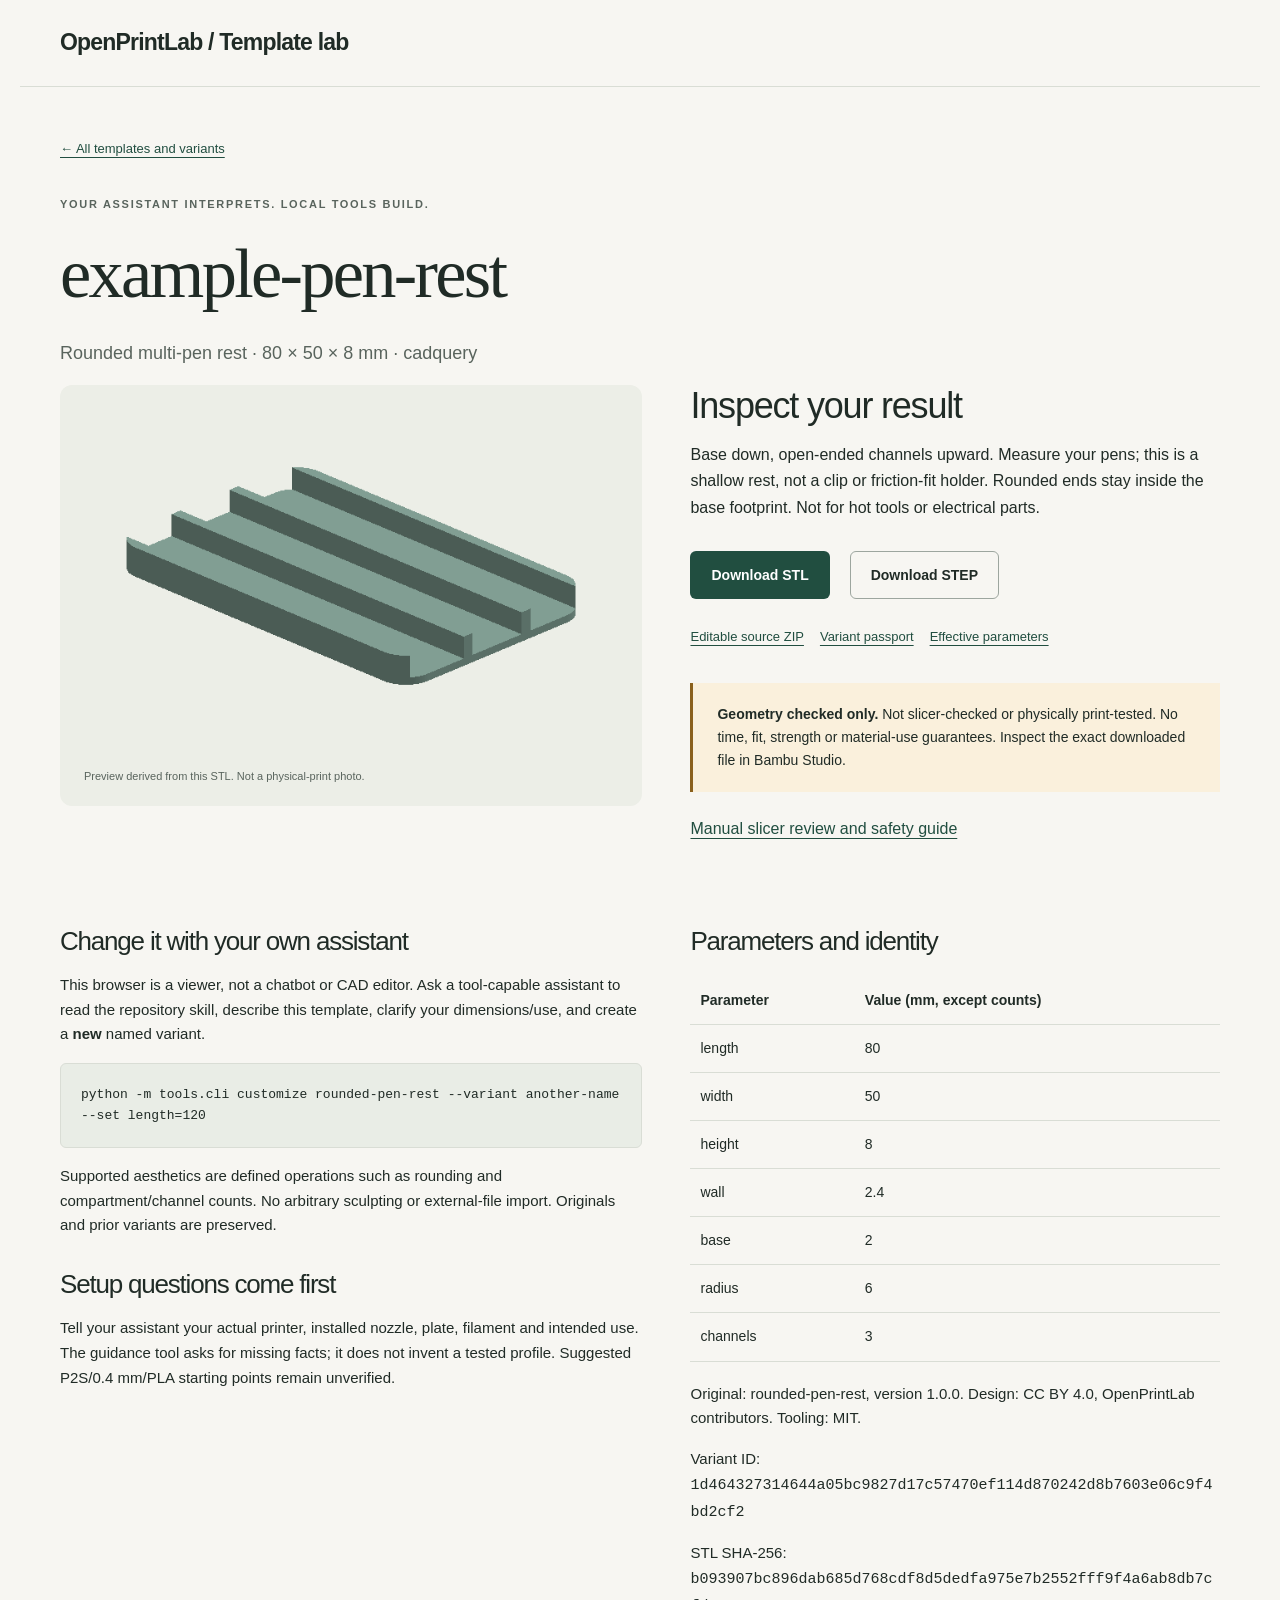
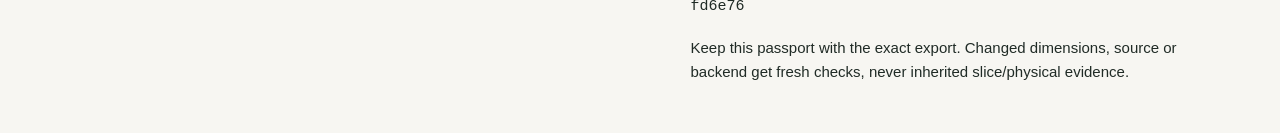
<file: examples/template-lab/example-pen-rest/index.html>
<!doctype html><html lang="en"><head><meta charset="utf-8">
    <meta name="viewport" content="width=device-width, initial-scale=1">
    <title>example-pen-rest | OpenPrintLab local lab</title><style>:root {
  --paper: #f7f6f2;
  --surface: #ffffff;
  --ink: #202b26;
  --muted: #59645d;
  --accent: #214e40;
  --accent-hover: #15372c;
  --line: #d9ddd5;
  --soft: #eceee7;
  --warm: #eee8dd;
  --notice: #faf0dc;
  --radius: 12px;
}
* { box-sizing: border-box; }
[hidden] { display: none !important; }
html { scroll-behavior: smooth; scroll-padding-top: 24px; }
body { margin: 0; color: var(--ink); background: var(--paper); font: 16px/1.65 -apple-system, BlinkMacSystemFont, "Segoe UI", sans-serif; }
a { color: var(--accent); text-underline-offset: 4px; }
a:hover { text-decoration-thickness: 2px; }
button, input, select { font: inherit; }
button, select { cursor: pointer; }
:focus-visible { outline: 3px solid #a34a24; outline-offset: 4px; }
.wrap { max-width: 1240px; margin-inline: auto; padding-inline: 40px; }
.skip { position: absolute; top: -100px; left: 16px; padding: 12px 20px; background: var(--surface); z-index: 5; }
.skip:focus { top: 8px; }
.site-header { display: flex; align-items: center; justify-content: space-between; gap: 24px; min-height: 100px; border-bottom: 1px solid var(--line); }
.brand { display: inline-flex; gap: 10px; align-items: center; font-size: 23px; letter-spacing: -0.8px; font-weight: 750; color: var(--ink); text-decoration: none; white-space: nowrap; }
.brand span { color: var(--accent); margin-left: -10px; font-weight: 450; }
nav { display: flex; gap: 22px; align-items: center; }
nav a { display: inline-flex; align-items: center; min-height: 44px; text-decoration: none; color: var(--ink); font-size: 14px; font-weight: 600; }
nav a:hover { color: var(--accent); text-decoration: underline; }
nav .repo-link { border-left: 1px solid var(--line); padding-left: 24px; gap: 10px; }
.hero { display: grid; grid-template-columns: 1.05fr 1fr; gap: 56px; padding-top: 76px; padding-bottom: 76px; align-items: center; }
.eyebrow { font-size: 11px; font-weight: 750; letter-spacing: 1.7px; color: var(--muted); margin: 0 0 20px; }
.dot { display: inline-block; height: 7px; width: 7px; background: var(--accent); border-radius: 50%; margin-right: 7px; }
h1, h2, h3 { line-height: 1.15; font-weight: 500; margin: 0; letter-spacing: -0.8px; }
h1 { font-family: Georgia, "Times New Roman", serif; font-size: clamp(44px, 5.5vw, 76px); letter-spacing: -2.7px; }
h2 { font-size: clamp(28px, 3vw, 36px); letter-spacing: -1.2px; }
h3 { font-size: 24px; }
p { margin: 16px 0; }
.lede { color: var(--muted); font-size: 18px; line-height: 1.7; max-width: 55ch; margin-top: 24px; }
.actions { display: flex; gap: 20px; flex-wrap: wrap; align-items: center; margin-top: 30px; }
.button { display: inline-flex; align-items: center; justify-content: center; gap: 18px; min-height: 48px; padding: 11px 20px; border: 1px solid transparent; border-radius: 6px; font-size: 14px; font-weight: 650; text-decoration: none; transition: background 180ms; }
.button:hover { text-decoration: none; }
.primary { background: var(--accent); color: white; }
.primary:hover { background: var(--accent-hover); }
.secondary { background: transparent; color: var(--ink); border-color: #9da69f; }
.secondary:hover { background: var(--soft); }
.light { background: var(--paper); color: var(--accent); }
.light:hover { background: #e3e7dd; }
.text-link { font-size: 14px; font-weight: 600; display: inline-flex; align-items: center; min-height: 44px; }
.hero-footnote { font-size: 12px; color: var(--muted); margin-top: 24px; }
.hero-object { background-color: var(--warm); background-image: linear-gradient(#d8d1c250 1px, transparent 1px), linear-gradient(90deg, #d8d1c250 1px, transparent 1px); background-size: 28px 28px; border: 1px solid #dfdacd; border-radius: var(--radius); overflow: hidden; }
.object-topline { display: flex; justify-content: space-between; padding: 22px 24px 0; font: 10px/1.5 ui-monospace, monospace; letter-spacing: 1px; color: var(--muted); }
.hero-object img { width: 100%; height: auto; display: block; }
.object-caption { display: flex; justify-content: space-between; align-items: center; padding: 0 24px 24px; gap: 16px; }
.object-caption strong { font-weight: 600; }
.object-caption span { display: block; font-size: 12px; color: var(--muted); }
.object-caption .render-label { font: 9px/1.6 ui-monospace, monospace; text-align: right; letter-spacing: .6px; }
.status-band { border-block: 1px solid var(--line); background: var(--soft); }
.status-band .wrap { display: flex; align-items: center; gap: 28px; padding-block: 18px; }
.status-band strong { font-size: 13px; white-space: nowrap; }
.status-band p { margin: 0; color: #435248; font-size: 12px; }
.status-band a { white-space: nowrap; }
.catalog-section { padding-top: 68px; padding-bottom: 64px; }
.section-heading { display: flex; align-items: end; justify-content: space-between; gap: 24px; }
.section-heading p:last-child { color: var(--muted); font-size: 13px; }
.filters { display: flex; gap: 16px; align-items: end; margin-top: 32px; }
.search-field { flex: 1; }
label { display: block; font-size: 12px; font-weight: 600; margin-bottom: 6px; }
input, select { width: 100%; min-height: 48px; color: var(--ink); background: var(--surface); border: 1px solid #aab3ab; border-radius: 6px; padding: 10px 14px; }
select { min-width: 185px; }
.result-count { font-size: 12px; color: var(--muted); margin-block: 18px; }
.model-grid { display: grid; grid-template-columns: repeat(2, minmax(0, 1fr)); gap: 28px; }
.model-card { border: 1px solid var(--line); border-radius: var(--radius); overflow: hidden; background: var(--surface); }
.model-image { display: block; position: relative; background: var(--soft); color: var(--ink); text-decoration: none; }
.model-image img { display: block; width: 100%; height: auto; aspect-ratio: 700/400; object-fit: contain; }
.model-image .image-label { position: absolute; left: 20px; top: 18px; font: 10px/1.5 ui-monospace, monospace; letter-spacing: 1px; }
.model-body { padding: 24px; }
.model-heading { display: flex; justify-content: space-between; align-items: center; gap: 8px; }
.model-heading h3 a { color: var(--ink); text-decoration: none; display: inline-flex; align-items: center; min-height: 44px; }
.model-heading h3 a:hover { text-decoration: underline; }
.category-tag { font-size: 10px; text-transform: uppercase; letter-spacing: 1px; background: var(--paper); border: 1px solid var(--line); border-radius: 4px; padding: 4px 8px; }
.model-body p { color: var(--muted); font-size: 14px; margin-top: 8px; }
.model-meta { display: flex; gap: 12px; flex-wrap: wrap; color: var(--muted); font: 12px/1.5 ui-monospace, monospace; margin-block: 20px; }
.model-actions { display: flex; align-items: center; justify-content: space-between; gap: 12px; padding-top: 18px; border-top: 1px solid var(--line); }
.model-actions a { min-height: 44px; display: inline-flex; align-items: center; font-size: 13px; font-weight: 600; }
.model-actions .download { text-decoration: none; gap: 10px; }
.state { display: inline-block; font-size: 11px; color: var(--muted); border: 1px solid #adb4ab; padding: 5px 10px; border-radius: 4px; }
.state.yes { color: var(--accent); background: #e9f0e7; border-color: #b6c8b3; }
.paths { display: grid; grid-template-columns: 1fr 1fr; gap: 28px; padding-bottom: 72px; }
.path-card { background: #eeeae0; padding: 38px; border-radius: var(--radius); }
.path-card h2 { font-size: 30px; line-height: 1.25; }
.path-card p:not(.eyebrow) { font-size: 15px; color: var(--muted); margin-block: 20px 24px; }
.path-card.dark { background: var(--accent); color: var(--paper); }
.dark .eyebrow, .dark p:not(.eyebrow), .dark .small { color: #d8e4d9; }
.small { display: block; font-size: 11px; margin-top: 12px; }
.readiness { padding-bottom: 80px; }
.readiness-grid { display: grid; grid-template-columns: repeat(4, 1fr); gap: 28px; margin-top: 32px; }
.readiness-grid h3 { font-size: 18px; margin-top: 18px; letter-spacing: -.3px; }
.readiness-grid p { font-size: 13px; color: var(--muted); }
.site-footer { display: flex; justify-content: space-between; gap: 32px; border-top: 1px solid var(--line); padding-block: 36px 48px; }
.site-footer p { color: var(--muted); font-size: 12px; }
.site-footer > div:last-child > a { display: inline-flex; align-items: center; min-height: 44px; margin-right: 16px; font-size: 12px; }
.article { max-width: 860px; padding-block: 60px 80px; }
.article h1 { font-size: clamp(38px, 4.5vw, 60px); }
.article h2 { font-size: 27px; margin: 42px 0 16px; }
.article h3 { font-size: 20px; margin-top: 28px; }
.article p, .article li { max-width: 75ch; }
.notice { padding: 20px 24px; background: var(--notice); border-left: 3px solid #8a601c; font-size: 14px; margin-block: 24px; }
pre { background: #e9ede6; padding: 20px; border: 1px solid var(--line); border-radius: 6px; overflow-x: auto; white-space: pre-wrap; overflow-wrap: anywhere; font-size: 13px; }
code { font-family: ui-monospace, "Cascadia Code", monospace; overflow-wrap: anywhere; }
table { width: 100%; border-collapse: collapse; font-size: 14px; margin-block: 20px; }
th, td { padding: 12px 10px; text-align: left; vertical-align: top; border-bottom: 1px solid var(--line); overflow-wrap: anywhere; }
th { font-weight: 650; }
.breadcrumb { display: inline-flex; min-height: 44px; align-items: center; font-size: 13px; margin-bottom: 24px; }
.detail { padding-block: 40px 72px; }
.detail-hero { display: grid; grid-template-columns: 1.1fr 1fr; gap: 48px; align-items: start; }
.detail-image { background: var(--soft); border-radius: var(--radius); margin: 0; }
.detail-image img { width: 100%; height: auto; display: block; }
figcaption { font-size: 11px; color: var(--muted); padding: 0 24px 20px; }
.detail h1 { font-size: 48px; }
.detail .lede { font-size: 17px; }
.detail-links { display: flex; gap: 16px; flex-wrap: wrap; margin-top: 16px; }
.detail-links a { min-height: 44px; display: inline-flex; align-items: center; font-size: 13px; }
.detail-columns { display: grid; grid-template-columns: 1.1fr 1fr; gap: 48px; margin-top: 36px; }
.detail-columns h2 { font-size: 26px; margin-top: 32px; }
.detail-columns p { font-size: 15px; }
.checks-list { padding-left: 20px; font-size: 14px; line-height: 2; }
@media (max-width: 1000px) {
  .wrap { padding-inline: 28px; }
  .hero { gap: 32px; padding-block: 56px; }
  .hero h1 { font-size: 60px; }
  .status-band .wrap { align-items: start; gap: 14px; flex-direction: column; }
  .readiness-grid { grid-template-columns: 1fr 1fr; }
  .path-card { padding: 28px; }
}
@media (max-width: 760px) {
  .wrap { padding-inline: 20px; }
  .site-header { flex-direction: column; align-items: start; padding-top: 22px; padding-bottom: 12px; gap: 12px; }
  nav { width: 100%; gap: 20px; flex-wrap: wrap; }
  nav a { font-size: 12px; }
  nav .repo-link { padding-left: 0; border: 0; margin-left: auto; }
  .hero { grid-template-columns: 1fr; gap: 36px; padding-block: 44px; }
  .hero h1 { font-size: 60px; }
  .hero-object { max-width: 560px; width: 100%; }
  .hero-footnote { font-size: 11px; }
  .section-heading { display: block; }
  .section-heading > p { display: none; }
  .filters { flex-wrap: wrap; gap: 12px; }
  .search-field { flex-basis: 100%; }
  .filters > div:nth-child(2) { flex: 1; }
  select { min-width: 0; }
  .filters .button { padding-inline: 14px; }
  .model-grid, .paths, .detail-hero, .detail-columns { grid-template-columns: 1fr; }
  .model-grid { gap: 24px; }
  .model-body { padding: 20px; }
  .paths { gap: 20px; padding-bottom: 56px; }
  .catalog-section { padding-block: 48px; }
  .path-card { padding: 28px; }
  .readiness-grid { gap: 24px; }
  .site-footer { flex-direction: column; gap: 12px; }
  .detail h1 { font-size: 42px; }
  .detail-hero, .detail-columns { gap: 20px; }
  .article { padding-block: 40px; }
  .article h1 { letter-spacing: -1.5px; }
  th, td { padding: 10px 6px; font-size: 12px; }
}
@media (max-width: 400px) {
  .hero h1 { font-size: 54px; }
  .readiness-grid { grid-template-columns: 1fr; }
  nav { gap: 12px; }
}
@media (prefers-reduced-motion: reduce) {
  html { scroll-behavior: auto; }
  * { transition: none !important; }
}

    .lab-header{padding-block:24px;border-bottom:1px solid var(--line)}
    .lab-body{padding-block:40px} .lab-card img{width:100%;height:auto}
    .lab-card{padding:24px;background:var(--surface);border:1px solid var(--line);border-radius:12px}
    .lab-body h1,.lab-card h2{overflow-wrap:anywhere}
    </style></head><body><a class="skip" href="#main">Skip to content</a>
    <header class="wrap lab-header"><a class="brand" href="../">OpenPrintLab / Template lab</a></header>
    <main class="wrap lab-body" id="main">
    <a class="breadcrumb" href="../">&#8592; All templates and variants</a>
    <p class="eyebrow">YOUR ASSISTANT INTERPRETS. LOCAL TOOLS BUILD.</p><h1>example-pen-rest</h1>
    <p class="lede">Rounded multi-pen rest &middot; 80 &times; 50 &times; 8 mm &middot; cadquery</p>
    <div class="detail-hero"><figure class="detail-image"><img src="preview.svg" width="700" height="460"
    alt="Actual exported geometry for example-pen-rest"><figcaption>Preview derived from this STL. Not a physical-print photo.</figcaption></figure>
    <section><h2>Inspect your result</h2><p>Base down, open-ended channels upward. Measure your pens; this is a shallow rest, not a clip or friction-fit holder. Rounded ends stay inside the base footprint. Not for hot tools or electrical parts.</p>
    <div class="actions"><a class="button primary" href="example-pen-rest.stl" download>Download STL</a><a class="button secondary" href="example-pen-rest.step" download>Download STEP</a></div>
    <div class="detail-links"><a href="source.zip" download>Editable source ZIP</a><a href="report.json">Variant passport</a><a href="parameters.json">Effective parameters</a></div>
    <aside class="notice"><strong>Geometry checked only.</strong> Not slicer-checked or physically print-tested.
    No time, fit, strength or material-use guarantees. Inspect the exact downloaded file in Bambu Studio.</aside>
    <p><a href="https://prashanth261993.github.io/OpenPrintLab/beginner.html">Manual slicer review and safety guide</a></p></section></div>
    <div class="detail-columns"><section><h2>Change it with your own assistant</h2>
    <p>This browser is a viewer, not a chatbot or CAD editor. Ask a tool-capable assistant to read the repository skill,
    describe this template, clarify your dimensions/use, and create a <strong>new</strong> named variant.</p>
    <pre><code>python -m tools.cli customize rounded-pen-rest --variant another-name --set length=120</code></pre>
    <p>Supported aesthetics are defined operations such as rounding and compartment/channel counts.
    No arbitrary sculpting or external-file import. Originals and prior variants are preserved.</p>
    <h2>Setup questions come first</h2><p>Tell your assistant your actual printer, installed nozzle, plate,
    filament and intended use. The guidance tool asks for missing facts; it does not invent a tested profile.
    Suggested P2S/0.4 mm/PLA starting points remain unverified.</p></section>
    <section><h2>Parameters and identity</h2><table><thead><tr><th>Parameter</th><th>Value (mm, except counts)</th></tr></thead><tbody><tr><td>length</td><td>80</td></tr><tr><td>width</td><td>50</td></tr><tr><td>height</td><td>8</td></tr><tr><td>wall</td><td>2.4</td></tr><tr><td>base</td><td>2</td></tr><tr><td>radius</td><td>6</td></tr><tr><td>channels</td><td>3</td></tr></tbody></table>
    <p>Original: rounded-pen-rest, version 1.0.0.
    Design: CC BY 4.0, OpenPrintLab contributors. Tooling: MIT.</p>
    <p class="small">Variant ID: <code>1d464327314644a05bc9827d17c57470ef114d870242d8b7603e06c9f4bd2cf2</code></p>
    <p class="small">STL SHA-256: <code>b093907bc896dab685d768cdf8d5dedfa975e7b2552fff9f4a6ab8db7cfd6e76</code></p>
    <p>Keep this passport with the exact export. Changed dimensions, source or backend get fresh checks,
    never inherited slice/physical evidence.</p></section></div></main></body></html>
</file>
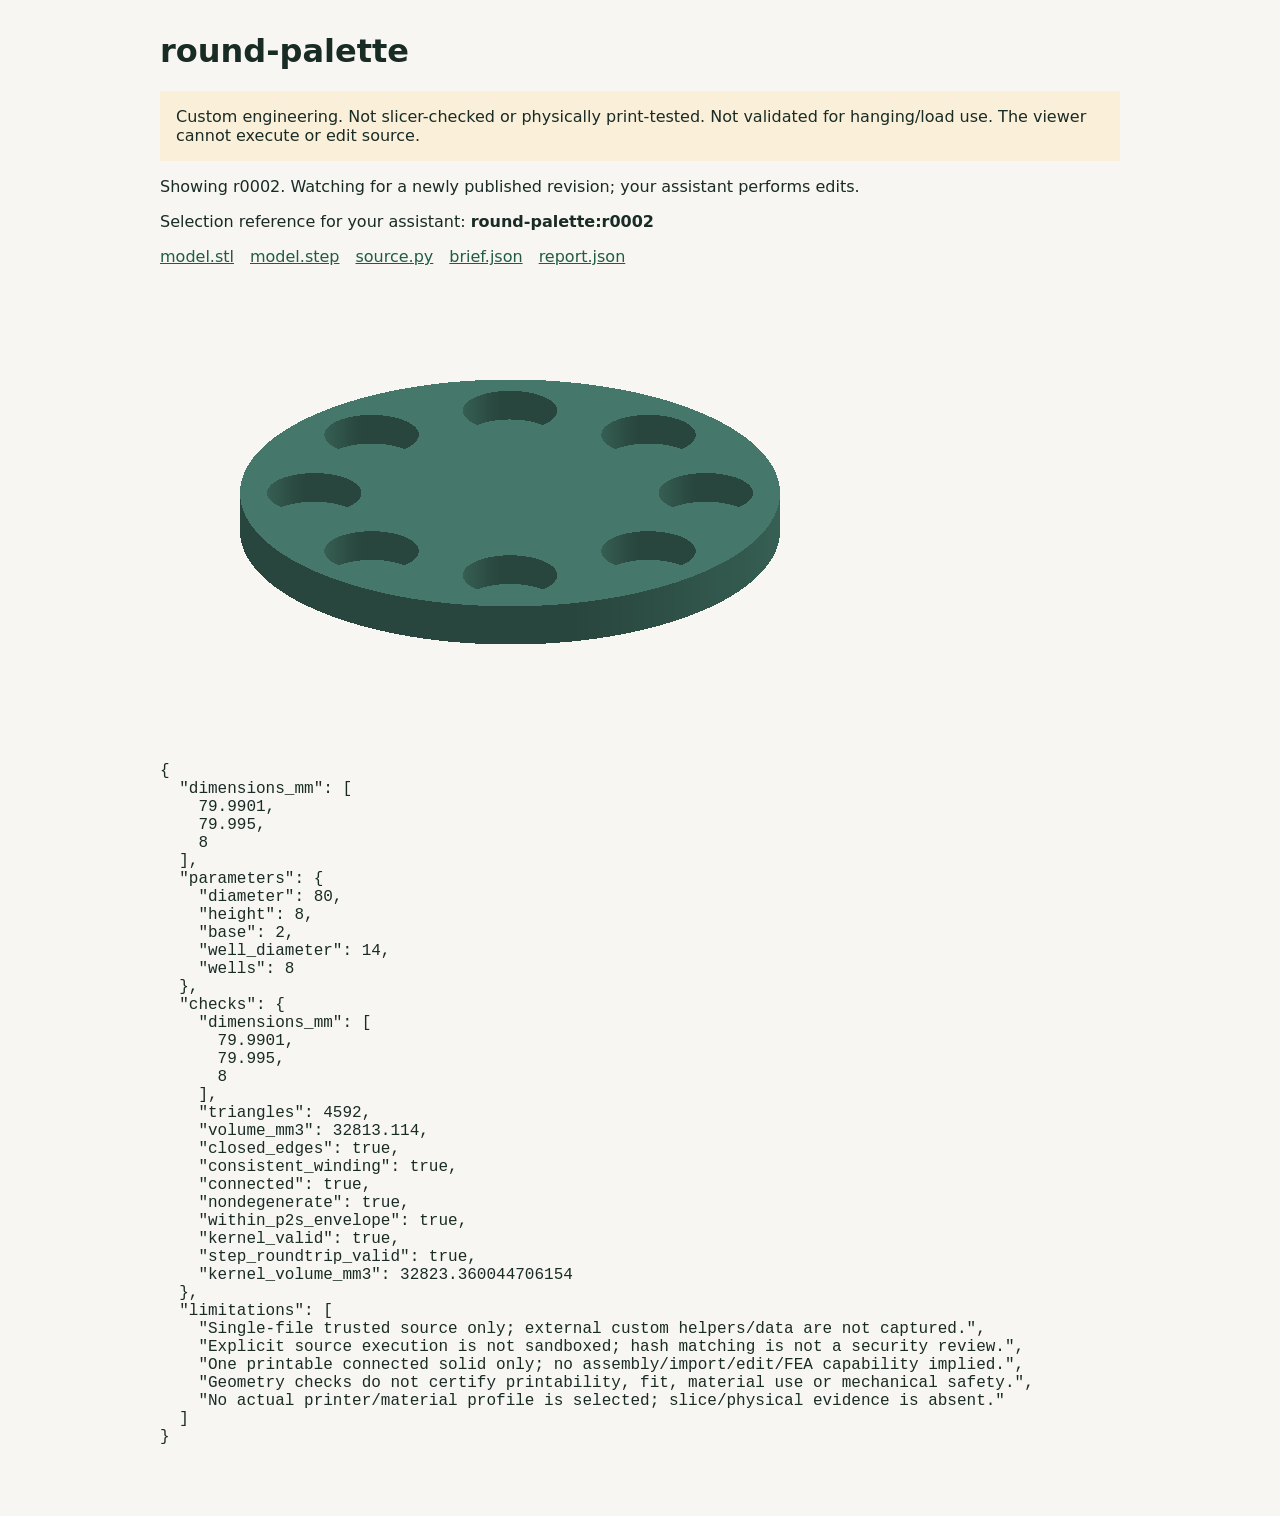
<file: examples/custom-designs/published/round-palette/index.html>
<!doctype html><html lang="en"><meta charset="utf-8">
<meta name="viewport" content="width=device-width,initial-scale=1">
<title>round-palette | OpenPrintLab custom design</title>
<style>body{font:16px system-ui;max-width:960px;margin:32px auto;padding:0 20px;background:#f7f6f2;color:#192b25}
img{width:100%;max-width:700px} a{display:inline-block;color:#215b47;margin-right:16px} pre{white-space:pre-wrap;overflow-wrap:anywhere}
.notice{padding:16px;background:#faefd9} select{font:inherit;padding:6px}</style>
<h1>round-palette</h1><p class="notice">Custom engineering. Not slicer-checked or physically print-tested.
Not validated for hanging/load use. The viewer cannot execute or edit source.</p>
<p id="status" role="status">Waiting for a published revision. Requires the local HTTP viewer for live updates.</p>
<p>Selection reference for your assistant: <strong id="reference">none</strong></p>
<p id="links"></p><img id="preview" alt="Actual exported geometry preview" hidden>
<pre id="details"></pre><noscript>JavaScript is needed to follow current.json; inspect the exported revision files directly.</noscript>
<script>
let version = "";
async function refresh() {
 try {
  const response = await fetch("current.json", {cache:"no-store"});
  if (!response.ok) throw Error(response.status === 404 ? "No published revision yet." : "Cannot read current revision.");
  const current = await response.json();
  if (!/^r[0-9]{4}$/.test(current.revision)) throw Error("Invalid revision record.");
  const key = current.revision + current.report_sha256;
  if (key !== version) {
   const prefix = current.revision + "/output/";
   const r = await fetch(prefix + "report.json", {cache:"no-store"});
   if (!r.ok) throw Error("Revision report unavailable.");
   const text = await r.text();
   const hash = Array.from(new Uint8Array(await crypto.subtle.digest("SHA-256",new TextEncoder().encode(text)))).map(b=>b.toString(16).padStart(2,"0")).join("");
   if (hash !== current.report_sha256) throw Error("Report hash mismatch; not showing new revision.");
   const report = JSON.parse(text);
   document.getElementById("details").textContent = JSON.stringify({dimensions_mm:report.checks.dimensions_mm, parameters:report.brief.parameters, checks:report.checks, limitations:report.limitations},null,2);
   document.getElementById("reference").textContent = current.design_id + ":" + current.revision;
   const links = document.getElementById("links"); links.replaceChildren();
   for (const file of ["model.stl","model.step","source.py","brief.json","report.json"]) {
    const a=document.createElement("a");a.href=prefix+file;a.textContent=file;a.setAttribute("download","");links.append(a);
   }
   const img=document.getElementById("preview");img.src=prefix+"preview.svg";img.hidden=false;version=key;
  }
  document.getElementById("status").textContent = "Showing " + current.revision + ". Watching for a newly published revision; your assistant performs edits.";
 } catch (error) { document.getElementById("status").textContent = "Preview not current: " + error.message; }
}
refresh(); setInterval(refresh,2000);
</script></html>
</file>
